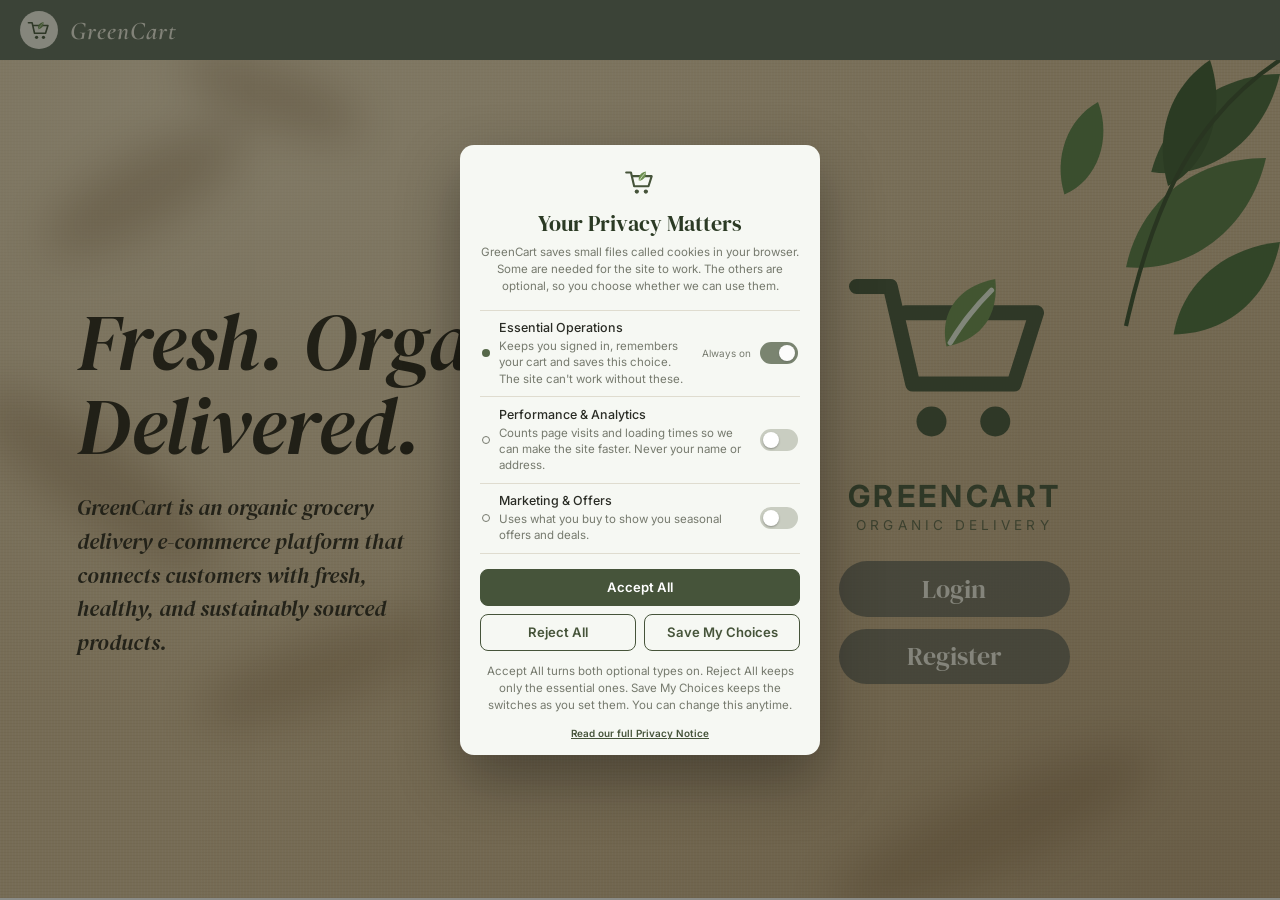
<file: greencart/greencart/index.html>
<!DOCTYPE html>
<html lang="en">
<head>
<meta charset="utf-8">
<meta name="viewport" content="width=device-width, initial-scale=1, viewport-fit=cover">
<title>GreenCart</title>
<link rel="preconnect" href="https://fonts.googleapis.com">
<link rel="preconnect" href="https://fonts.gstatic.com" crossorigin>
<link href="https://fonts.googleapis.com/css2?family=DM+Serif+Display:ital@0;1&family=Inter:wght@400;500;600;700&family=Cormorant+Garamond:ital,wght@0,500;0,600;1,500;1,600&display=swap" rel="stylesheet">
<link rel="stylesheet" href="css/base.css">
<link rel="stylesheet" href="css/landing.css">
<link rel="stylesheet" href="css/consent-help.css">
</head>
<body>
<script src="js/sprite.js"></script>

<header class="site-bar">
  <a href="index.html"><span class="logo-chip"><svg width="26" height="26"><use href="#gc-mark"/></svg></span><span class="brand-text">GreenCart</span></a>
</header>

<main class="linen hero">
  <svg class="shade" viewBox="0 0 800 600" preserveAspectRatio="xMidYMid slice" aria-hidden="true">
    <defs><filter id="blur1"><feGaussianBlur stdDeviation="14"/></filter></defs>
    <g filter="url(#blur1)" fill="#6a4a25" opacity=".55">
      <ellipse cx="90" cy="120" rx="70" ry="24" transform="rotate(-30 90 120)"/>
      <ellipse cx="170" cy="60" rx="60" ry="20" transform="rotate(20 170 60)"/>
      <ellipse cx="60" cy="300" rx="90" ry="26" transform="rotate(35 60 300)"/>
      <ellipse cx="200" cy="420" rx="80" ry="22" transform="rotate(-20 200 420)"/>
      <ellipse cx="620" cy="520" rx="110" ry="26" transform="rotate(-25 620 520)"/>
    </g>
  </svg>
  <svg class="leaves" viewBox="0 0 300 220" aria-hidden="true">
    <g fill="#48663a">
      <path d="M300 10c-40 0-80 25-92 70 40 6 80-20 92-70z"/>
      <path d="M290 70c-50 0-90 30-100 78 45 4 88-26 100-78z" fill="#587a45"/>
      <path d="M250 0c-30 20-40 55-30 90 30-15 42-55 30-90z" fill="#3e5a32"/>
      <path d="M300 130c-40 4-70 30-76 66 36 0 68-24 76-66z" fill="#4d6e3d"/>
      <path d="M170 30c-22 12-32 40-24 66 24-10 34-40 24-66z" fill="#5c8048"/>
    </g>
    <path d="M300 0C240 40 210 100 190 190" stroke="#3a4f2e" stroke-width="3" fill="none"/>
  </svg>

  <div class="hero-copy" style="position:relative;z-index:1">
    <h1>Fresh. Organic.<br>Delivered.</h1>
    <p>GreenCart is an organic grocery delivery e-commerce platform that connects customers with fresh, healthy, and sustainably sourced products.</p>
  </div>

  <div class="hero-side">
    <div class="big-logo">
      <svg width="120" height="120" role="img" aria-label="GreenCart logo"><use href="#gc-mark"/></svg>
      <span class="word">GREENCART</span>
      <span class="tag">ORGANIC DELIVERY</span>
    </div>
    <div class="pill-stack">
      <a class="pill" href="login.html">Login</a>
      <a class="pill" id="register-btn" href="register.html">Register</a>
    </div>
    <p class="note" id="reg-note" role="status" aria-live="polite"></p>
  </div>

  <!-- Privacy popup: shown until the visitor makes a choice
       (updated: plain-language explanations, Marketing row shown, clearer save button) -->
  <div class="overlay" id="consent-overlay" role="dialog" aria-modal="true" aria-labelledby="consent-title" aria-describedby="consent-desc" hidden>
    <div class="consent">
      <svg width="34" height="34" aria-hidden="true"><use href="#gc-mark"/></svg>
      <h2 id="consent-title">Your Privacy Matters</h2>
      <p class="lede" id="consent-desc">GreenCart saves small files called cookies in your browser. Some are needed for the site to work. The others are optional, so you choose whether we can use them.</p>
      <div class="rows">
        <div class="crow"><span class="dot"></span>
          <span class="grow">Essential Operations
            <span class="crow-desc" id="desc-essential">Keeps you signed in, remembers your cart and saves this choice. The site can't work without these.</span>
          </span>
          <small>Always on</small>
          <!-- Locked switch: shows it's on, but it can't be turned off (the site needs it) -->
          <button class="switch" role="switch" aria-checked="true" aria-label="Essential operations, always on" aria-describedby="desc-essential" title="Always on: the site can't work without these" disabled></button>
        </div>
        <div class="crow"><span class="dot off" id="modal-dot"></span>
          <span class="grow">Performance &amp; Analytics
            <span class="crow-desc" id="desc-analytics">Counts page visits and loading times so we can make the site faster. Never your name or address.</span>
          </span>
          <button class="switch" role="switch" aria-checked="false" aria-label="Performance and analytics cookies" aria-describedby="desc-analytics" id="modal-analytics"></button>
        </div>
        <div class="crow"><span class="dot off" id="modal-dot-marketing"></span>
          <span class="grow">Marketing &amp; Offers
            <span class="crow-desc" id="desc-marketing">Uses what you buy to show you seasonal offers and deals.</span>
          </span>
          <button class="switch" role="switch" aria-checked="false" aria-label="Marketing and offers cookies" aria-describedby="desc-marketing" id="modal-marketing"></button>
        </div>
      </div>
      <button class="btn primary block" id="modal-accept">Accept All</button>
      <div class="btn-row">
        <button class="btn" id="modal-reject">Reject All</button>
        <button class="btn" id="modal-manage">Save My Choices</button>
      </div>
      <p class="consent-note">Accept All turns both optional types on. Reject All keeps only the essential ones. Save My Choices keeps the switches as you set them. You can change this anytime.</p>
      <span class="foot"><a href="privacy.html">Read our full Privacy Notice</a></span>
    </div>
  </div>

  <!-- Registration consent: opens when someone clicks Register -->
  <div class="overlay" id="register-overlay" role="dialog" aria-modal="true" aria-labelledby="reg-title" hidden>
    <div class="consent">
      <svg width="34" height="34" aria-hidden="true"><use href="#gc-mark"/></svg>
      <h2 id="reg-title">Before you register</h2>
      <p class="lede">To create your account, GreenCart needs to collect and use some of your personal information.</p>
      <ul class="reg-list">
        <li>Your name, email, contact number and delivery address</li>
        <li>Your order history, used to deliver and support your orders</li>
        <li>You can review or change your cookie choices at any time in the Privacy Notice</li>
      </ul>
      <label class="agree">
        <input type="checkbox" id="reg-agree">
        <span>I have read the <a href="privacy.html">Privacy Notice</a> and agree to how my information is collected and used.</span>
      </label>
      <button class="btn primary block" id="reg-continue" disabled>Agree &amp; Continue</button>
      <div class="btn-row" style="grid-template-columns:1fr">
        <button class="btn" id="reg-decline">Decline</button>
      </div>
    </div>
  </div>
</main>

<script src="js/consent.js"></script>
<script src="js/landing.js"></script>
</body>
</html>
</file>
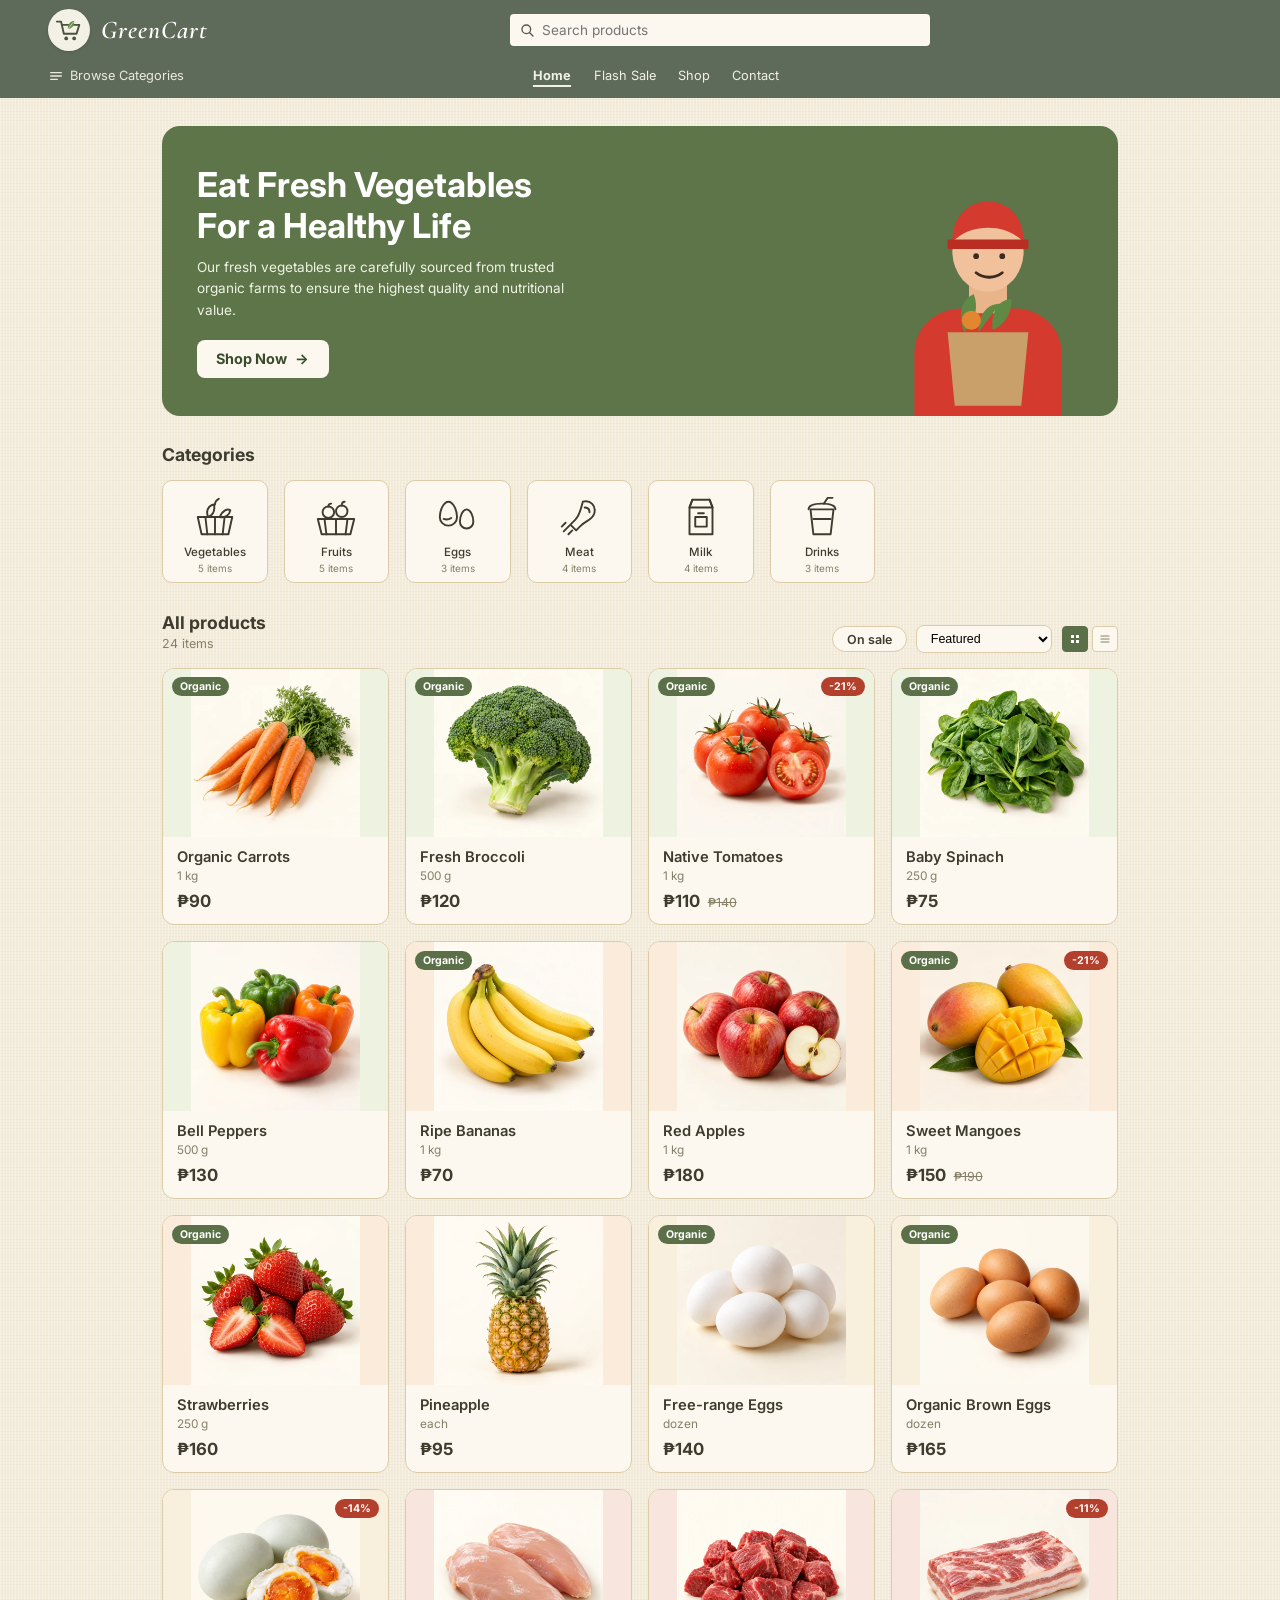
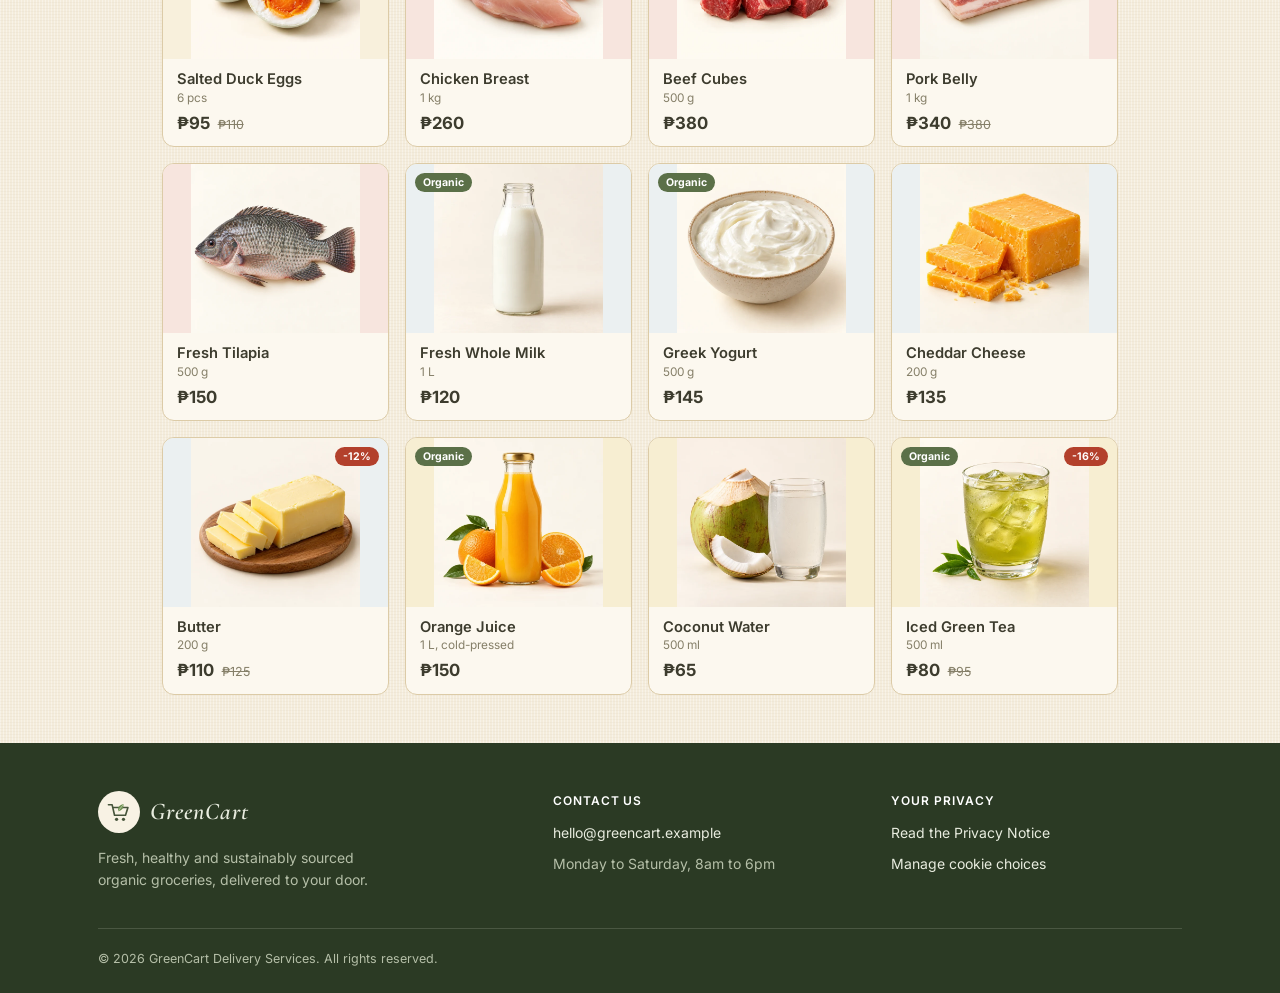
<file: greencart/greencart/home.html>
<!DOCTYPE html>
<html lang="en">
<head>
<meta charset="utf-8">
<meta name="viewport" content="width=device-width, initial-scale=1, viewport-fit=cover">
<title>GreenCart – Home</title>
<link rel="preconnect" href="https://fonts.googleapis.com">
<link rel="preconnect" href="https://fonts.gstatic.com" crossorigin>
<link href="https://fonts.googleapis.com/css2?family=DM+Serif+Display:ital@0;1&family=Inter:wght@400;500;600;700&family=Cormorant+Garamond:ital,wght@0,500;0,600;1,500;1,600&display=swap" rel="stylesheet">
<link rel="stylesheet" href="css/base.css">
<link rel="stylesheet" href="css/home.css">
<link rel="stylesheet" href="css/account.css">
<link rel="stylesheet" href="css/footer.css">
</head>
<body>
<script src="js/sprite.js"></script>

<!-- Top bar: logo, search, account -->
<header class="home-top">
  <div class="row">
    <a href="home.html" class="brand-link" aria-label="GreenCart home">
      <span class="logo-chip"><svg width="30" height="30" aria-hidden="true"><use href="#gc-mark"/></svg></span>
      <span class="brand-text">GreenCart</span>
    </a>
    <div class="search">
      <svg width="16" height="16" aria-hidden="true"><use href="#i-search"/></svg>
      <input type="search" id="search" placeholder="Search products" aria-label="Search products" autocomplete="off">
    </div>
    <div class="icons">
      <a href="profile.html" class="gc-account-chip" data-account-link data-account-avatar aria-label="My account" hidden></a>
      <button id="signout" type="button" hidden aria-hidden="true" tabindex="-1"></button>
    </div>
  </div>
  <nav class="subnav" aria-label="Main">
    <a class="browse" href="#categories"><svg width="16" height="16" aria-hidden="true"><use href="#i-dots"/></svg>Browse Categories</a>
    <div class="links">
      <a href="#top" data-nav="home">Home</a>
      <a href="#products" data-nav="sale">Flash Sale</a>
      <a href="#products" data-nav="shop">Shop</a>
      <a href="#contact">Contact</a>
    </div>
  </nav>
</header>

<main class="home-main" id="top">

  <!-- Banner -->
  <section class="banner" aria-label="Promotion">
    <div>
      <h2>Eat Fresh Vegetables For a Healthy Life</h2>
      <p>Our fresh vegetables are carefully sourced from trusted organic farms to ensure the highest quality and nutritional value.</p>
      <button class="shop" id="shop-now">Shop Now <span aria-hidden="true">&rarr;</span></button>
    </div>
    <svg class="person" viewBox="0 0 160 220" role="img" aria-label="Delivery person holding a bag of vegetables">
      <path d="M18 220v-52c0-22 18-38 40-38h44c22 0 40 16 40 38v52z" fill="#d43a2d"/>
      <rect x="64" y="104" width="32" height="30" rx="6" fill="#e9b48a"/>
      <ellipse cx="80" cy="82" rx="30" ry="34" fill="#f0c19a"/>
      <path d="M50 74c0-22 14-34 30-34s30 12 30 34c-8-8-18-12-30-12S58 66 50 74z" fill="#d43a2d"/>
      <path d="M46 72h68v8H46z" fill="#b92d22"/>
      <circle cx="70" cy="86" r="2.4" fill="#3b2a20"/><circle cx="92" cy="86" r="2.4" fill="#3b2a20"/>
      <path d="M70 100c6 5 16 5 22 0" stroke="#3b2a20" stroke-width="2.4" fill="none" stroke-linecap="round"/>
      <path d="M46 150h68l-6 62H52z" fill="#c9a06a"/>
      <path d="M60 150c-6-16-2-28 8-32 4 10 2 22-8 32zM84 148c-2-16 6-26 16-26 0 12-6 22-16 26zM72 150c0-16 8-24 18-24" fill="#5f8a45"/>
      <circle cx="66" cy="140" r="8" fill="#e2872f"/>
    </svg>
  </section>

  <!-- Category tiles (built by js/home.js from js/products.js) -->
  <section id="categories" aria-labelledby="cat-title">
    <div class="section-head">
      <h3 id="cat-title">Categories</h3>
    </div>
    <div class="cats" id="cats"></div>
  </section>

  <!-- Products -->
  <section id="products" aria-labelledby="results-title">
    <div class="section-head">
      <div>
        <h3 id="results-title">All products</h3>
        <p class="count" id="results-count" aria-live="polite"></p>
      </div>
      <div class="controls">
        <button class="chip" id="sale-chip" aria-pressed="false">On sale</button>
        <label class="sort">
          <span class="sr-only">Sort products</span>
          <select id="sort">
            <option value="featured">Featured</option>
            <option value="price-asc">Price: low to high</option>
            <option value="price-desc">Price: high to low</option>
            <option value="name">Name: A to Z</option>
          </select>
        </label>
        <div class="view-toggle" role="group" aria-label="Layout">
          <button id="v-grid" aria-pressed="true" aria-label="Grid view"><svg width="12" height="12"><use href="#i-grid"/></svg></button>
          <button id="v-list" aria-pressed="false" aria-label="List view"><svg width="12" height="12"><use href="#i-list"/></svg></button>
        </div>
      </div>
    </div>

    <div class="products" id="products-grid"></div>

    <div class="empty" id="empty" hidden>
      <p><strong>No products match your filters.</strong></p>
      <button class="btn" id="clear-empty">Clear filters</button>
    </div>
  </section>
</main>

<!-- ===================== Footer (same on every page; styles in css/footer.css) ===================== -->
<footer class="gc-footer" id="contact">
  <div class="gc-footer-inner">
    <div class="gc-footer-cols">
      <div class="gc-footer-about">
        <a class="gc-footer-brand" href="home.html" aria-label="GreenCart home">
          <span class="gc-footer-chip"><svg width="26" height="26" aria-hidden="true"><use href="#gc-mark"/></svg></span>
          <span class="gc-footer-name">GreenCart</span>
        </a>
        <p>Fresh, healthy and sustainably sourced organic groceries, delivered to your door.</p>
      </div>
      <div>
        <h2 class="gc-footer-title">Contact us</h2>
        <ul>
          <li><a href="mailto:hello@greencart.example">hello@greencart.example</a></li>
          <li>Monday to Saturday, 8am to 6pm</li>
        </ul>
      </div>
      <div>
        <h2 class="gc-footer-title">Your privacy</h2>
        <ul>
          <li><a href="privacy.html">Read the Privacy Notice</a></li>
          <li><a href="profile.html#privacy">Manage cookie choices</a></li>
        </ul>
      </div>
    </div>
    <div class="gc-footer-bottom">
      <small>&copy; 2026 GreenCart Delivery Services. All rights reserved.</small>
    </div>
  </div>
</footer>

<script src="js/account.js"></script>
<script src="js/products.js"></script>
<script src="js/home.js"></script>
</body>
</html>
</file>
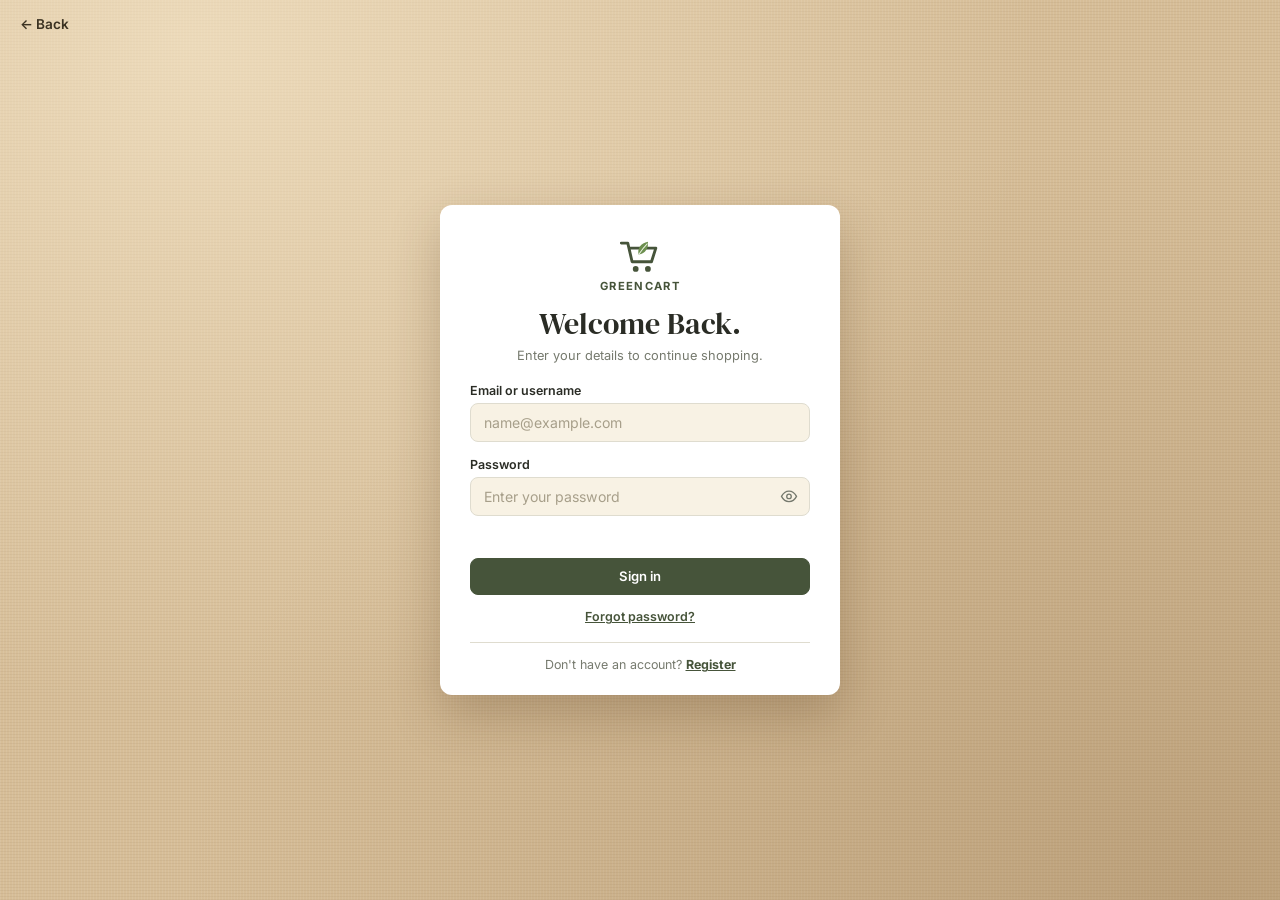
<file: greencart/greencart/login.html>
<!DOCTYPE html>
<html lang="en">
<head>
<meta charset="utf-8">
<meta name="viewport" content="width=device-width, initial-scale=1, viewport-fit=cover">
<title>GreenCart – Login</title>
<link rel="preconnect" href="https://fonts.googleapis.com">
<link rel="preconnect" href="https://fonts.gstatic.com" crossorigin>
<link href="https://fonts.googleapis.com/css2?family=DM+Serif+Display:ital@0;1&family=Inter:wght@400;500;600;700&family=Cormorant+Garamond:ital,wght@0,500;0,600;1,500;1,600&display=swap" rel="stylesheet">
<link rel="stylesheet" href="css/base.css">
<link rel="stylesheet" href="css/auth.css">
<link rel="stylesheet" href="css/login.css">
</head>
<body>
<script src="js/sprite.js"></script>

<main class="linen auth-wrap">
  <a class="back-link" href="index.html">&larr; Back</a>
  <div class="auth-card">
    <div class="mark"><svg width="46" height="46" aria-hidden="true"><use href="#gc-mark"/></svg><span class="word">GREENCART</span></div>
    <h1>Welcome Back.</h1>
    <p class="sub">Enter your details to continue shopping.</p>

    <form id="login-form" novalidate>
      <div class="field">
        <label for="l-user">Email or username</label>
        <div class="input-wrap"><input id="l-user" name="user" type="text" autocomplete="username" placeholder="name@example.com" maxlength="254" autocapitalize="none" spellcheck="false"></div>
      </div>
      <div class="field">
        <label for="l-pass">Password</label>
        <div class="input-wrap">
          <input id="l-pass" class="has-eye" name="pass" type="password" autocomplete="current-password" placeholder="Enter your password" maxlength="128" aria-describedby="l-caps">
          <button type="button" class="eye" aria-label="Show password" data-eye="l-pass"><svg width="18" height="18"><use href="#i-eye"/></svg></button>
        </div>
        <p class="caps-hint" id="l-caps" aria-live="polite" hidden>Caps Lock is on.</p>
      </div>
      <p class="form-msg" id="l-msg" role="alert"></p>
      <button class="btn primary block" type="submit">Sign in</button>
    </form>

    <a class="center-link" href="#" id="forgot">Forgot password?</a>
    <div class="swap">Don't have an account? <a href="register.html">Register</a></div>
  </div>
</main>

<script src="js/password-toggle.js"></script>
<script src="js/account.js"></script>
<script src="js/login.js"></script>
</body>
</html>
</file>
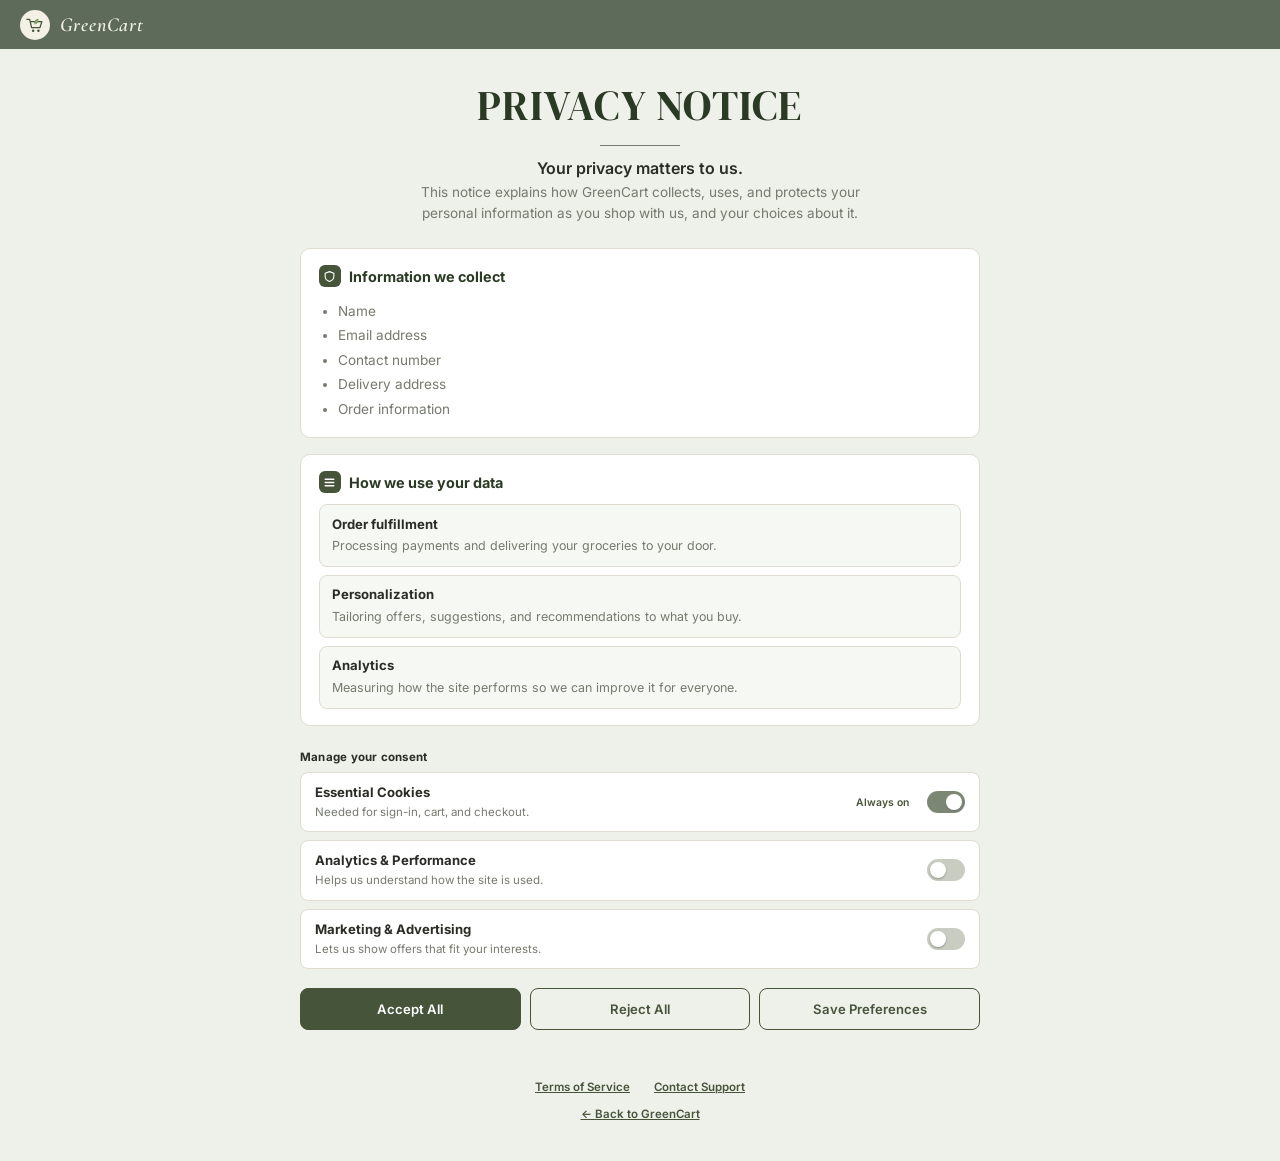
<file: greencart/greencart/privacy.html>
<!DOCTYPE html>
<html lang="en">
<head>
<meta charset="utf-8">
<meta name="viewport" content="width=device-width, initial-scale=1, viewport-fit=cover">
<title>GreenCart – Privacy Notice</title>
<link rel="preconnect" href="https://fonts.googleapis.com">
<link rel="preconnect" href="https://fonts.gstatic.com" crossorigin>
<link href="https://fonts.googleapis.com/css2?family=DM+Serif+Display:ital@0;1&family=Inter:wght@400;500;600;700&family=Cormorant+Garamond:ital,wght@0,500;0,600;1,500;1,600&display=swap" rel="stylesheet">
<link rel="stylesheet" href="css/base.css">
<link rel="stylesheet" href="css/privacy.css">
</head>
<body>
<script src="js/sprite.js"></script>

<div class="priv">
  <header class="priv-top">
    <div class="row">
      <a href="index.html" data-home-link><span class="logo-chip"><svg width="20" height="20"><use href="#gc-mark"/></svg></span><span class="brand-text">GreenCart</span></a>
    </div>
  </header>

  <main class="priv-body">
    <h1>PRIVACY NOTICE</h1>
    <hr class="rule">
    <p class="lead">Your privacy matters to us.</p>
    <p class="sublead">This notice explains how GreenCart collects, uses, and protects your personal information as you shop with us, and your choices about it.</p>

    <div class="block-card">
      <h2><span class="ico"><svg width="13" height="13"><use href="#i-shield"/></svg></span>Information we collect</h2>
      <ul>
        <li>Name</li>
        <li>Email address</li>
        <li>Contact number</li>
        <li>Delivery address</li>
        <li>Order information</li>
      </ul>
    </div>

    <div class="block-card">
      <h2><span class="ico"><svg width="13" height="13"><use href="#i-list"/></svg></span>How we use your data</h2>
      <div class="use-item"><b>Order fulfillment</b><span>Processing payments and delivering your groceries to your door.</span></div>
      <div class="use-item"><b>Personalization</b><span>Tailoring offers, suggestions, and recommendations to what you buy.</span></div>
      <div class="use-item"><b>Analytics</b><span>Measuring how the site performs so we can improve it for everyone.</span></div>
    </div>

    <p class="manage-label">Manage your consent</p>
    <div class="consent-item">
      <div class="grow"><b>Essential Cookies</b><span>Needed for sign-in, cart, and checkout.</span></div>
      <span class="badge">Always on</span>
      <button class="switch" role="switch" aria-checked="true" aria-label="Essential cookies" disabled></button>
    </div>
    <div class="consent-item">
      <div class="grow"><b>Analytics &amp; Performance</b><span>Helps us understand how the site is used.</span></div>
      <button class="switch" role="switch" aria-checked="false" aria-label="Analytics and performance cookies" id="p-analytics"></button>
    </div>
    <div class="consent-item">
      <div class="grow"><b>Marketing &amp; Advertising</b><span>Lets us show offers that fit your interests.</span></div>
      <button class="switch" role="switch" aria-checked="false" aria-label="Marketing and advertising cookies" id="p-marketing"></button>
    </div>

    <div class="priv-actions">
      <button class="btn primary" id="p-accept">Accept All</button>
      <button class="btn" id="p-reject">Reject All</button>
      <button class="btn" id="p-save">Save Preferences</button>
    </div>
    <div class="status" id="p-status" role="status" aria-live="polite"></div>

    <div class="priv-foot"><a href="privacy.html">Terms of Service</a><a href="privacy.html">Contact Support</a></div>
    <!-- data-back-link: js/back-link.js points this at the page you came from (home/profile when signed in) -->
    <div class="priv-foot" style="margin-top:.8rem"><a href="index.html" data-back-link>&larr; Back to GreenCart</a></div>
  </main>
</div>

<script src="js/consent.js"></script>
<script src="js/privacy.js"></script>
<script src="js/account.js"></script>
<script src="js/back-link.js"></script>
</body>
</html>
</file>
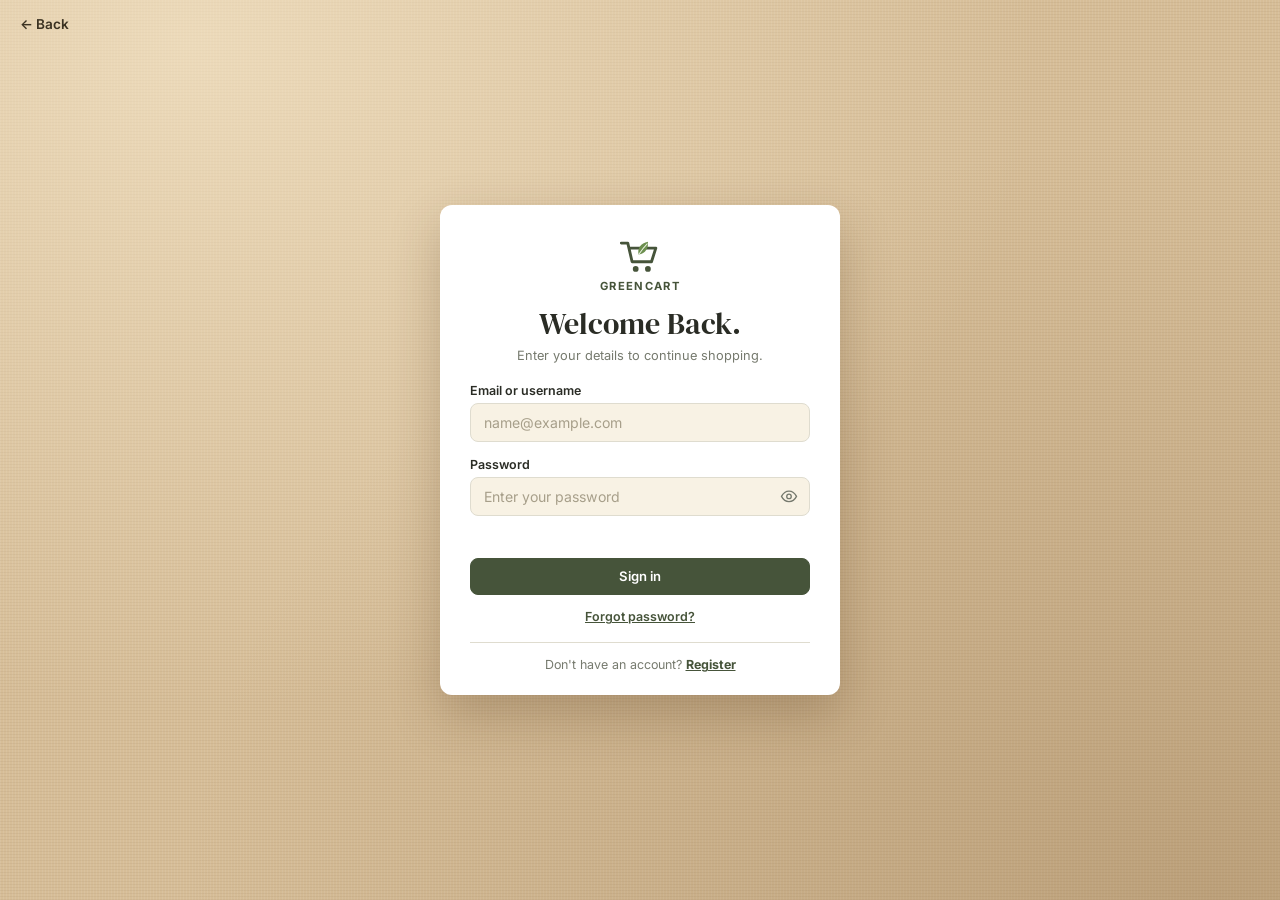
<file: greencart/greencart/profile.html>
<!DOCTYPE html>
<html lang="en">
<head>
  <meta charset="UTF-8">
  <meta name="viewport" content="width=device-width, initial-scale=1.0">
  <title>My Account · GreenCart</title>
  <link rel="preconnect" href="https://fonts.googleapis.com">
  <link rel="preconnect" href="https://fonts.gstatic.com" crossorigin>
  <link href="https://fonts.googleapis.com/css2?family=DM+Serif+Display:ital@0;1&family=Inter:wght@400;500;600;700&family=Cormorant+Garamond:ital,wght@0,500;0,600;1,500;1,600&display=swap" rel="stylesheet">
  <link rel="stylesheet" href="css/profile.css">
  <link rel="stylesheet" href="css/footer.css">
</head>
<body>
<script src="js/sprite.js"></script>

  <!-- ===================== Top bar ===================== -->
  <header class="topbar">
    <a class="brand-link" href="home.html" aria-label="GreenCart home">
      <span class="logo-chip"><svg width="30" height="30" aria-hidden="true"><use href="#gc-mark"/></svg></span>
      <span class="brand-text">GreenCart</span>
    </a>

      <div class="account-menu">
        <button class="avatar-btn" type="button" id="avatarBtn" aria-haspopup="true" aria-expanded="false" aria-controls="accountMenu" aria-label="Account menu">
          <span class="avatar avatar-sm" data-avatar></span>
        </button>
        <div class="menu" id="accountMenu" hidden>
          <a href="#personal">My profile</a>
          <a href="#privacy">Privacy settings</a>
          <button type="button" data-action="logout">Log out</button>
        </div>
      </div>
    </div>
  </header>

  <div class="page">

    <a class="back-link" href="home.html">
      <svg viewBox="0 0 24 24" fill="none" stroke="currentColor" stroke-width="2" stroke-linecap="round" stroke-linejoin="round" aria-hidden="true"><path d="M19 12H5"/><path d="M12 19l-7-7 7-7"/></svg>
      Back to shop
    </a>

    <!-- ===================== Sidebar ===================== -->
    <aside class="sidebar">
      <p class="sidebar-label">User Account</p>
      <nav class="nav" aria-label="Account sections">
        <a class="nav-link active" href="#personal" aria-current="true">
          <svg viewBox="0 0 24 24" fill="none" stroke="currentColor" stroke-width="2" stroke-linecap="round" stroke-linejoin="round" aria-hidden="true"><circle cx="12" cy="8" r="4"/><path d="M4 21c0-4 3.6-6 8-6s8 2 8 6"/></svg>
          Personal Information
        </a>
        <a class="nav-link" href="#privacy">
          <svg viewBox="0 0 24 24" fill="none" stroke="currentColor" stroke-width="2" stroke-linecap="round" stroke-linejoin="round" aria-hidden="true"><path d="M12 3l8 3v6c0 5-3.5 8-8 9-4.5-1-8-4-8-9V6z"/></svg>
          Privacy Settings
        </a>
        <a class="nav-link" href="#orders">
          <svg viewBox="0 0 24 24" fill="none" stroke="currentColor" stroke-width="2" stroke-linecap="round" stroke-linejoin="round" aria-hidden="true"><path d="M3 12a9 9 0 1 0 3-6.7L3 8"/><path d="M3 3v5h5"/><path d="M12 7v5l3 2"/></svg>
          Order History
        </a>
        <a class="nav-link" href="#security">
          <svg viewBox="0 0 24 24" fill="none" stroke="currentColor" stroke-width="2" stroke-linecap="round" stroke-linejoin="round" aria-hidden="true"><rect x="5" y="11" width="14" height="10" rx="2"/><path d="M8 11V7a4 4 0 0 1 8 0v4"/></svg>
          Security
        </a>
      </nav>
    </aside>

    <main class="content">

      <!-- ===================== Personal information ===================== -->
      <section class="card" id="personal" aria-labelledby="personal-title">
        <div class="card-head">
          <div>
            <h1 id="personal-title">Personal Information</h1>
            <p class="muted">Update your personal details and how we can reach you.</p>
          </div>
          <button class="btn btn-primary" type="submit" form="profileForm">Save Changes</button>
        </div>

        <div class="photo-row">
          <span class="avatar avatar-lg" data-avatar role="img" aria-label="Your profile photo"></span>
          <div class="identity">
            <p class="identity-name" id="identityName"></p>
            <p class="identity-sub" id="identitySub"></p>
          </div>
          <div class="photo-actions">
            <button class="btn btn-outline btn-sm" type="button" id="changePhoto">Change Photo</button>
            <input type="file" id="photoInput" accept="image/png, image/jpeg, image/webp" hidden>
            <button class="btn-text" type="button" id="removePhoto">Remove</button>
          </div>
        </div>

        <hr class="divider">

        <form id="profileForm" novalidate>
          <div class="grid-2">
            <div class="field">
              <label for="fullName">Full Name</label>
              <input id="fullName" name="fullName" type="text" autocomplete="name" placeholder="Your full name" aria-describedby="fullName-error">
              <span class="error" id="fullName-error"></span>
            </div>
            <div class="field">
              <label for="email">Email Address</label>
              <input id="email" name="email" type="email" autocomplete="email" placeholder="name@example.com" aria-describedby="email-error">
              <span class="error" id="email-error"></span>
            </div>
            <div class="field">
              <label for="phone">Phone Number</label>
              <input id="phone" name="phone" type="tel" autocomplete="tel" placeholder="+63 912 345 6789" aria-describedby="phone-error">
              <span class="error" id="phone-error"></span>
            </div>
            <div class="field">
              <label for="address">Default Delivery Address</label>
              <input id="address" name="address" type="text" autocomplete="street-address" placeholder="House no., street, barangay, city" aria-describedby="address-error">
              <span class="error" id="address-error"></span>
            </div>
          </div>
        </form>
      </section>

      <!-- ===================== Privacy settings & consent ===================== -->
      <section class="card" id="privacy" aria-labelledby="privacy-title">
        <div class="section-title">
          <span class="title-icon" aria-hidden="true">
            <svg viewBox="0 0 24 24" fill="none" stroke="currentColor" stroke-width="2" stroke-linecap="round" stroke-linejoin="round"><path d="M11 20A7 7 0 0 1 9.8 6.1C15.5 5 17 4.48 19 2c1 2 2 4.18 2 8 0 5.5-4.78 10-10 10Z"/><path d="M2 21c0-3 1.85-5.36 5.08-6C9.5 14.52 12 13 13 12"/></svg>
          </span>
          <h2 id="privacy-title">Privacy Settings &amp; Consent Preferences</h2>
        </div>
        <p class="muted">Manage how we handle your data and your cookie preferences. Changes apply when you press Save Preferences.</p>

        <div class="consent-list">

          <div class="consent-item">
            <div class="consent-row">
              <div>
                <h3 id="essential-label">Essential Cookies</h3>
                <p id="essential-desc">Necessary for the site to function</p>
              </div>
              <div class="switch-wrap">
                <span class="switch-state">Always on</span>
                <button class="switch" type="button" role="switch" aria-checked="true" aria-labelledby="essential-label" aria-describedby="essential-desc" disabled></button>
              </div>
            </div>
            <details>
              <summary>What's collected</summary>
              <ul>
                <li>Your sign-in session, so you stay logged in</li>
                <li>Items in your cart and checkout progress</li>
                <li>The privacy choices you make on this page</li>
              </ul>
            </details>
          </div>

          <div class="consent-item">
            <div class="consent-row">
              <div>
                <h3 id="analytics-label">Analytics &amp; Performance</h3>
                <p id="analytics-desc">Help us improve our app speed and user experience</p>
              </div>
              <div class="switch-wrap">
                <span class="switch-state" data-state-for="analytics">Off</span>
                <button class="switch" type="button" role="switch" aria-checked="false" aria-labelledby="analytics-label" aria-describedby="analytics-desc" data-consent="analytics"></button>
              </div>
            </div>
            <details>
              <summary>What's collected</summary>
              <ul>
                <li>Pages you visit and buttons you click</li>
                <li>Device and browser type</li>
                <li>How long pages take to load</li>
                <li>Never your name, address, or payment details</li>
              </ul>
            </details>
          </div>

          <div class="consent-item">
            <div class="consent-row">
              <div>
                <h3 id="marketing-label">Marketing &amp; Advertising</h3>
                <p id="marketing-desc">Receive special seasonal offers and personalized updates</p>
              </div>
              <div class="switch-wrap">
                <span class="switch-state" data-state-for="marketing">Off</span>
                <button class="switch" type="button" role="switch" aria-checked="false" aria-labelledby="marketing-label" aria-describedby="marketing-desc" data-consent="marketing"></button>
              </div>
            </div>
            <details>
              <summary>What's collected</summary>
              <ul>
                <li>Your purchase history, to suggest products you may like</li>
                <li>Your email address, to send seasonal offers</li>
                <li>We never sell your data to other companies</li>
              </ul>
            </details>
          </div>

        </div>

        <p class="consent-status" id="consentStatus" aria-live="polite">
          <span class="dot" aria-hidden="true"></span>
          <span class="status-text"></span>
        </p>

        <div class="actions-2">
          <button class="btn btn-primary" type="button" id="savePrefs">Save Preferences</button>
          <button class="btn btn-outline" type="button" id="resetPrefs">Reset to Default</button>
        </div>
        <button class="link-btn" type="button" id="withdrawBtn">Withdraw All Consent</button>

        <details class="history">
          <summary>Consent history <span class="history-total" id="historyTotal"></span></summary>
          <div class="history-tools">
            <label for="historyFilter">Show</label>
            <select id="historyFilter">
              <option value="all">All changes</option>
              <option value="notice">Privacy notice</option>
              <option value="profile">Profile page</option>
              <option value="withdraw">Withdrawals</option>
            </select>
            <span class="history-count" id="historyCount" aria-live="polite"></span>
          </div>
          <ol id="historyList"></ol>
          <button class="history-more" id="historyMore" type="button" hidden>Show more</button>
        </details>
      </section>

      <!-- ===================== Order history ===================== -->
      <section class="card" id="orders" aria-labelledby="orders-title">
        <div class="section-title">
          <span class="title-icon" aria-hidden="true">
            <svg viewBox="0 0 24 24" fill="none" stroke="currentColor" stroke-width="2" stroke-linecap="round" stroke-linejoin="round"><path d="M3 12a9 9 0 1 0 3-6.7L3 8"/><path d="M3 3v5h5"/><path d="M12 7v5l3 2"/></svg>
          </span>
          <h2 id="orders-title">Order History</h2>
        </div>
        <p class="muted">Your recent GreenCart deliveries. (Sample orders for the prototype.)</p>

        <div class="table-wrap">
          <table>
            <thead>
              <tr>
                <th scope="col">Order</th>
                <th scope="col">Date</th>
                <th scope="col">Items</th>
                <th scope="col">Total</th>
                <th scope="col">Status</th>
              </tr>
            </thead>
            <tbody>
              <tr>
                <td class="strong">#GC-10482</td>
                <td>Oct 2, 2026</td>
                <td>Organic kale, heirloom tomatoes, +3 more</td>
                <td>$42.80</td>
                <td><span class="badge badge-progress">Out for delivery</span></td>
              </tr>
              <tr>
                <td class="strong">#GC-10317</td>
                <td>Sep 21, 2026</td>
                <td>Free-range eggs, sourdough loaf</td>
                <td>$18.25</td>
                <td><span class="badge badge-done">Delivered</span></td>
              </tr>
              <tr>
                <td class="strong">#GC-10109</td>
                <td>Sep 8, 2026</td>
                <td>Avocados, baby spinach, +5 more</td>
                <td>$56.40</td>
                <td><span class="badge badge-done">Delivered</span></td>
              </tr>
            </tbody>
          </table>
        </div>
      </section>

      <!-- ===================== Security ===================== -->
      <section class="card" id="security" aria-labelledby="security-title">
        <div class="section-title">
          <span class="title-icon" aria-hidden="true">
            <svg viewBox="0 0 24 24" fill="none" stroke="currentColor" stroke-width="2" stroke-linecap="round" stroke-linejoin="round"><rect x="5" y="11" width="14" height="10" rx="2"/><path d="M8 11V7a4 4 0 0 1 8 0v4"/></svg>
          </span>
          <h2 id="security-title">Security</h2>
        </div>
        <p class="muted">Change your password and manage your sign-in. <span id="pwChanged"></span></p>

        <form id="passwordForm" class="password-form" novalidate>
          <div class="grid-3">
            <div class="field">
              <label for="currentPassword">Current Password</label>
              <input id="currentPassword" name="currentPassword" type="password" autocomplete="current-password" maxlength="128" aria-describedby="currentPassword-error">
              <span class="error" id="currentPassword-error"></span>
            </div>
            <div class="field">
              <label for="newPassword">New Password</label>
              <input id="newPassword" name="newPassword" type="password" autocomplete="new-password" maxlength="128" aria-describedby="newPassword-hint newPassword-error">
              <span class="error" id="newPassword-error"></span>
            </div>
            <div class="field">
              <label for="confirmPassword">Confirm New Password</label>
              <input id="confirmPassword" name="confirmPassword" type="password" autocomplete="new-password" maxlength="128" aria-describedby="confirmPassword-error">
              <span class="error" id="confirmPassword-error"></span>
            </div>
          </div>
          <p class="hint" id="newPassword-hint">Use at least 8 characters, not a common password, and not your name, username or email. A few random words are easy to remember and hard to guess.</p>
          <button class="btn btn-primary" type="submit">Update Password</button>
        </form>

        <div class="security-row">
          <div>
            <h3>Log out</h3>
            <p id="sessionInfo">Sign out of GreenCart on this device. Your privacy choices stay saved.</p>
          </div>
          <button class="btn btn-outline" type="button" data-action="logout">Log Out</button>
        </div>
      </section>

    </main>
  </div>

  <!-- ===================== Footer (same on every page; styles in css/footer.css) ===================== -->
  <footer class="gc-footer" id="contact">
    <div class="gc-footer-inner">
      <div class="gc-footer-cols">
        <div class="gc-footer-about">
          <a class="gc-footer-brand" href="home.html" aria-label="GreenCart home">
            <span class="gc-footer-chip"><svg width="26" height="26" aria-hidden="true"><use href="#gc-mark"/></svg></span>
            <span class="gc-footer-name">GreenCart</span>
          </a>
          <p>Fresh, healthy and sustainably sourced organic groceries, delivered to your door.</p>
        </div>
        <div>
          <h2 class="gc-footer-title">Contact us</h2>
          <ul>
            <li><a href="mailto:hello@greencart.example">hello@greencart.example</a></li>
            <li>Monday to Saturday, 8am to 6pm</li>
          </ul>
        </div>
        <div>
          <h2 class="gc-footer-title">Your privacy</h2>
          <ul>
            <li><a href="privacy.html">Read the Privacy Notice</a></li>
            <li><a href="profile.html#privacy">Manage cookie choices</a></li>
          </ul>
        </div>
      </div>
      <div class="gc-footer-bottom">
        <small>&copy; 2026 GreenCart Delivery Services. All rights reserved.</small>
      </div>
    </div>
  </footer>

  <!-- ===================== Withdraw consent dialog ===================== -->
  <div class="modal-backdrop" id="withdrawModal" hidden>
    <div class="modal" role="dialog" aria-modal="true" aria-labelledby="withdrawTitle" aria-describedby="withdrawDesc">
      <h2 id="withdrawTitle">Withdraw all consent?</h2>
      <p id="withdrawDesc">Here's what will happen:</p>
      <ul>
        <li>Analytics and marketing turn off right away.</li>
        <li>We stop using your purchase history for personalized offers.</li>
        <li>Essential cookies stay on, because sign-in, your cart, and checkout need them.</li>
        <li>You can turn options back on here at any time.</li>
      </ul>
      <div class="modal-actions">
        <button class="btn btn-outline" type="button" data-close>Keep My Settings</button>
        <button class="btn btn-primary" type="button" id="confirmWithdraw">Withdraw Consent</button>
      </div>
    </div>
  </div>

  <div class="toast" id="toast" role="status" aria-live="polite"></div>

  <script src="js/consent.js"></script>
  <script src="js/account.js"></script>
  <script src="js/password-policy.js"></script>
  <script src="js/profile.js"></script>
  <script src="js/privacy-additions.js"></script>
  <script src="js/whats-new.js"></script>
</body>
</html>
</file>
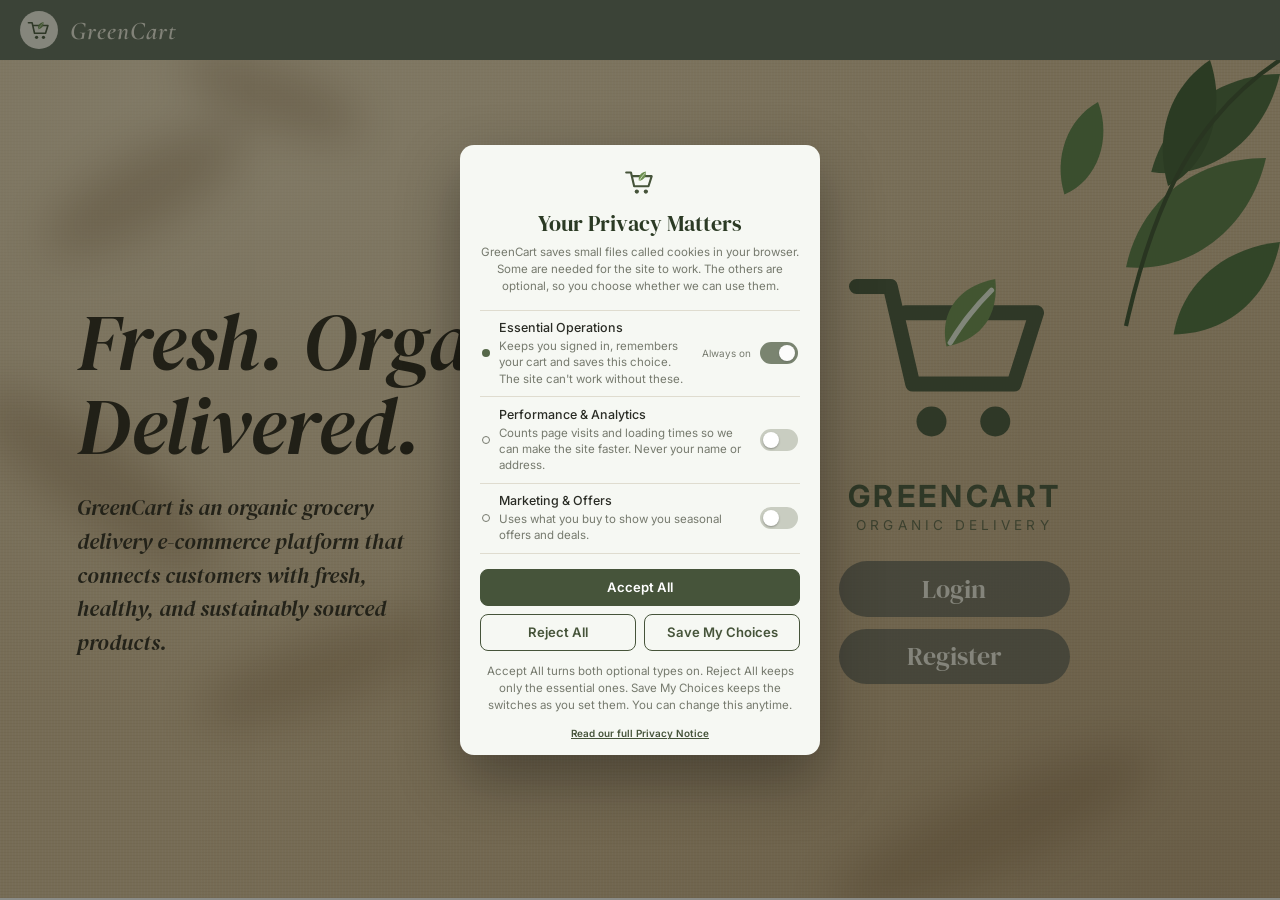
<file: greencart/greencart/register.html>
<!DOCTYPE html>
<html lang="en">
<head>
<meta charset="utf-8">
<meta name="viewport" content="width=device-width, initial-scale=1, viewport-fit=cover">
<title>GreenCart – Register</title>
<link rel="preconnect" href="https://fonts.googleapis.com">
<link rel="preconnect" href="https://fonts.gstatic.com" crossorigin>
<link href="https://fonts.googleapis.com/css2?family=DM+Serif+Display:ital@0;1&family=Inter:wght@400;500;600;700&family=Cormorant+Garamond:ital,wght@0,500;0,600;1,500;1,600&display=swap" rel="stylesheet">
<link rel="stylesheet" href="css/base.css">
<link rel="stylesheet" href="css/auth.css">
<link rel="stylesheet" href="css/register.css">
</head>
<body>
<script src="js/sprite.js"></script>

<main class="linen auth-wrap">
  <a class="back-link" href="index.html">&larr; Back</a>
  <div class="auth-card">
    <div class="mark"><svg width="46" height="46" aria-hidden="true"><use href="#gc-mark"/></svg><span class="word">GREENCART</span></div>
    <h1>Create Your Account.</h1>
    <p class="sub">Set up your account and start ordering.</p>

    <form id="register-form" novalidate>
      <div class="field"><label for="r-name">Full name</label><div class="input-wrap"><input id="r-name" type="text" autocomplete="name" placeholder="Maria Santos" maxlength="60" required></div></div>
      <div class="field"><label for="r-user">Username</label><div class="input-wrap"><input id="r-user" type="text" autocomplete="username" placeholder="mariasantos" maxlength="20" autocapitalize="none" spellcheck="false" aria-describedby="r-user-hint" required></div>
        <p class="field-hint" id="r-user-hint">3–20 characters. Start with a letter; use letters, numbers, . or _</p>
      </div>
      <div class="field"><label for="r-email">Email</label><div class="input-wrap"><input id="r-email" type="email" autocomplete="email" placeholder="name@example.com" maxlength="254" autocapitalize="none" spellcheck="false" inputmode="email" required></div></div>
      <div class="field"><label for="r-pass">Password</label>
        <div class="input-wrap">
          <input id="r-pass" class="has-eye" type="password" autocomplete="new-password" placeholder="At least 8 characters" maxlength="128" aria-describedby="r-pass-rules" required>
          <button type="button" class="eye" aria-label="Show password" data-eye="r-pass"><svg width="18" height="18"><use href="#i-eye"/></svg></button>
        </div>
        <!-- Added: live password guidance -->
        <div class="pw-meter" id="r-pass-meter" hidden>
          <div class="pw-bar"><span></span></div>
          <span class="pw-label" aria-live="polite"></span>
        </div>
        <ul class="pw-rules" id="r-pass-rules">
          <li data-rule="length">At least 8 characters</li>
          <li data-rule="common">Not a common or easy-to-guess password</li>
          <li data-rule="personal">Doesn't include your name, username or email</li>
        </ul>
      </div>
      <div class="field"><label for="r-pass2">Confirm password</label>
        <div class="input-wrap">
          <input id="r-pass2" class="has-eye" type="password" autocomplete="new-password" placeholder="Re-enter your password" maxlength="128" aria-describedby="r-pass2-rules" required>
          <button type="button" class="eye" aria-label="Show password" data-eye="r-pass2"><svg width="18" height="18"><use href="#i-eye"/></svg></button>
        </div>
        <ul class="pw-rules" id="r-pass2-rules">
          <li data-rule="match">Both passwords match</li>
        </ul>
      </div>
      <p class="form-msg" id="r-msg" role="alert"></p>
      <button class="btn primary block" type="submit">Create account</button>
    </form>

    <div class="swap">Already have an account? <a href="login.html">Login</a></div>
  </div>
</main>

<script src="js/consent.js"></script>
<script src="js/password-toggle.js"></script>
<script src="js/account.js"></script>
<script src="js/password-policy.js"></script>
<script src="js/register.js"></script>
</body>
</html>
</file>
<file: greencart/greencart/css/base.css>
/* Shared by every page: tokens, reset, buttons, toggle switch, linen background */
:root {
  --green-900: #2b3a24;
  --green-700: #46543a;
  --green-600: #566849;
  --sage: #5f6b5a;
  --linen: #d6bd97;
  --paper: #ffffff;
  --page: #ffffff;
  --priv-bg: #eef0ea;
  --ink: #2a2c25;
  --muted: #767a6e;
  --field: #f8f2e4;
  --line: #dfdccf;
  --panel: #f6f8f3;
  --accent-ring: #8aa06f;
  --serif: "DM Serif Display", "Cormorant Garamond", Georgia, serif;
  --display: "Cormorant Garamond", "DM Serif Display", Georgia, serif;
  --sans: "Inter", system-ui, -apple-system, "Segoe UI", Roboto, sans-serif;
  box-sizing: border-box;
  padding-top: env(safe-area-inset-top, 0px);
  padding-bottom: env(safe-area-inset-bottom, 0px);
}
@media (prefers-color-scheme: dark) {
  :root:not([data-theme="light"]) {
    --paper: #22261e; --page: #161915; --priv-bg: #1a1e17; --ink: #ecebe3; --muted: #a5a999;
    --field: #2d3127; --line: #3a3f33; --panel: #20241c; --green-700: #5b6f4b; --green-600: #6b8058;
  }
}
:root[data-theme="dark"] {
  --paper: #22261e; --page: #161915; --priv-bg: #1a1e17; --ink: #ecebe3; --muted: #a5a999;
  --field: #2d3127; --line: #3a3f33; --panel: #20241c; --green-700: #5b6f4b; --green-600: #6b8058;
}

html { scroll-padding-top: env(safe-area-inset-top, 0px); }
*, *::before, *::after { box-sizing: border-box; }
html, body { margin: 0; min-height: 100%; }
body { font-family: var(--sans); color: var(--ink); background: var(--page); -webkit-font-smoothing: antialiased; }
button, input { font: inherit; color: inherit; }
button { cursor: pointer; }
a { color: inherit; }
:focus-visible { outline: 3px solid var(--accent-ring); outline-offset: 2px; border-radius: 6px; }
[hidden] { display: none !important; }

/* linen texture used on landing, login and register */
.linen {
  position: relative; overflow: hidden;
  background-color: var(--linen);
  background-image:
    radial-gradient(ellipse at 15% 5%, rgba(255,242,215,.55), transparent 55%),
    radial-gradient(ellipse at 95% 100%, rgba(120,85,45,.28), transparent 60%),
    repeating-linear-gradient(0deg, rgba(90,60,30,.06) 0 1px, transparent 1px 3px),
    repeating-linear-gradient(90deg, rgba(255,255,255,.08) 0 1px, transparent 1px 3px);
}
.brand-text { font-family: var(--display); font-style: italic; font-weight: 600; letter-spacing: .04em; }

/* buttons */
.btn {
  display: inline-flex; align-items: center; justify-content: center;
  border-radius: 8px; border: 1.5px solid var(--green-700);
  padding: .6rem 1rem; font-weight: 600; font-size: .82rem;
  background: transparent; color: var(--green-700);
  transition: background .15s, color .15s; text-decoration: none;
}
.btn:hover { background: rgba(70,84,58,.1); }
.btn.primary { background: var(--green-700); color: #fff; }
.btn.primary:hover { background: var(--green-900); }
.btn.block { width: 100%; }
.btn:disabled { opacity: .45; cursor: not-allowed; }
.btn:disabled:hover { background: var(--green-700); }

/* toggle switch (privacy popup + privacy page) */
.switch { position: relative; width: 38px; height: 22px; border-radius: 999px; border: 0; background: #c9cdc1; padding: 0; flex: none; transition: background .2s; }
.switch::after { content: ""; position: absolute; top: 3px; left: 3px; width: 16px; height: 16px; border-radius: 50%; background: #fff; transition: transform .2s; box-shadow: 0 1px 2px rgba(0,0,0,.3); }
.switch[aria-checked="true"] { background: var(--green-700); }
.switch[aria-checked="true"]::after { transform: translateX(16px); }
.switch:disabled { opacity: .7; cursor: not-allowed; }

/* Added: logo + name in page headers, side by side
   <a class="brand-link" href="home.html"><span class="logo-chip">…</span><span class="brand-text">GreenCart</span></a> */
.brand-link {
  display: inline-flex; align-items: center; gap: .7rem; flex: none;
  color: #fff; text-decoration: none; line-height: 1;
}
.brand-link .logo-chip {
  width: 46px; height: 46px; flex: none;
  display: grid; place-items: center;
  border-radius: 50%; background: #f8f2e4;   /* fixed light colour so the logo stays visible in dark mode */
  box-shadow: 0 1px 3px rgba(0,0,0,.15);
}
.brand-link .logo-chip svg { width: 30px; height: 30px; }
.brand-link .brand-text { font-size: 1.6rem; white-space: nowrap; }
.brand-link:hover .brand-text { text-decoration: underline; text-decoration-thickness: 1px; text-underline-offset: 4px; }
@media (max-width: 640px) {
  .brand-link .brand-text { display: none; }   /* small screens: just the round logo */
}

@media (prefers-reduced-motion: reduce) {
  * { animation: none !important; transition: none !important; }
}
</file>
<file: greencart/greencart/css/landing.css>
/* Landing page (index.html) and the privacy popup */
.linen > svg.shade { position: absolute; inset: 0; width: 100%; height: 100%; pointer-events: none; opacity: .5; }

.site-bar { background: var(--sage); color: #f1f1e8; display: flex; align-items: center; gap: .75rem; padding: .7rem 1.25rem; position: relative; z-index: 2; }
.site-bar a { text-decoration: none; display: flex; align-items: center; gap: .75rem; }
.site-bar .logo-chip { width: 38px; height: 38px; border-radius: 50%; background: #f3f1e6; display: grid; place-items: center; }
.site-bar .brand-text { font-size: 1.6rem; color: #eceade; }

.hero { min-height: calc(100vh - 62px); display: grid; grid-template-columns: minmax(0, 1.2fr) minmax(0, 1fr); align-items: center; padding: 3rem clamp(1.25rem, 6vw, 6rem); gap: 2rem; }
.hero h1 { font-family: var(--serif); font-style: italic; font-weight: 400; font-size: clamp(2.6rem, 6.5vw, 5rem); line-height: 1.05; margin: 0 0 1.5rem; color: #2a241a; }
.hero p { font-family: var(--serif); font-style: italic; font-size: clamp(1.05rem, 2vw, 1.4rem); line-height: 1.5; max-width: 30ch; margin: 0; color: #2f291e; }
.hero-side { display: flex; flex-direction: column; align-items: center; gap: 1.25rem; position: relative; z-index: 1; }
.leaves { position: absolute; top: 0; right: 0; width: min(46%, 420px); pointer-events: none; z-index: 0; }

.big-logo { display: flex; flex-direction: column; align-items: center; gap: .4rem; }
.big-logo svg { width: clamp(150px, 20vw, 240px); height: clamp(150px, 20vw, 240px); }
.big-logo .word { font-family: var(--sans); font-weight: 700; letter-spacing: .12em; font-size: clamp(1.3rem, 2.4vw, 1.9rem); color: var(--green-700); line-height: 1; }
.big-logo .tag { font-size: clamp(.65rem, 1.1vw, .85rem); letter-spacing: .3em; color: var(--green-700); opacity: .8; }

.pill-stack { display: flex; flex-direction: column; gap: .75rem; align-items: center; margin-top: .5rem; }
.pill { background: rgba(88,90,84,.72); color: #f0ede2; border: 0; border-radius: 999px; padding: .6rem 3rem; font-family: var(--serif); font-size: clamp(1.3rem, 2vw, 1.6rem); text-decoration: none; min-width: clamp(12rem, 18vw, 15rem); text-align: center; transition: background .2s; }
.pill:hover { background: rgba(60,64,56,.9); }

/* privacy popup */
.overlay { position: fixed; inset: 0; background: rgba(24,28,20,.5); display: grid; place-items: center; padding: 1rem; z-index: 50; }
.consent { width: min(360px, 100%); background: var(--panel); border-radius: 14px; padding: 1.25rem 1.25rem 1rem; box-shadow: 0 24px 60px rgba(0,0,0,.35); text-align: center; animation: pop .22s ease-out; }
@keyframes pop { from { transform: translateY(8px) scale(.98); opacity: 0; } to { transform: none; opacity: 1; } }
.consent h2 { font-family: var(--serif); font-weight: 400; font-size: 1.35rem; margin: .4rem 0 .35rem; color: var(--green-900); }
@media (prefers-color-scheme: dark) { :root:not([data-theme="light"]) .consent h2 { color: #d8e3cc; } }
.consent p.lede { font-family: var(--sans); font-style: normal; font-size: .72rem; line-height: 1.5; color: var(--muted); max-width: none; margin: 0 0 .9rem; text-align: center; }
.consent .rows { border-top: 1px solid var(--line); border-bottom: 1px solid var(--line); text-align: left; margin-bottom: .9rem; }
.crow { display: flex; align-items: center; gap: .6rem; padding: .6rem .1rem; font-size: .78rem; font-weight: 500; }
.crow + .crow { border-top: 1px solid var(--line); }
.crow .grow { flex: 1; }
.crow small { color: var(--muted); font-size: .62rem; font-weight: 400; }
.dot { width: 8px; height: 8px; border-radius: 50%; background: var(--green-600); flex: none; }
.dot.off { background: transparent; border: 1.5px solid var(--muted); }
.btn-row { display: grid; grid-template-columns: 1fr 1fr; gap: .5rem; margin-top: .5rem; }
.consent .foot { display: block; margin-top: .8rem; font-size: .62rem; color: var(--muted); }
.consent .foot a { color: var(--green-700); font-weight: 600; }

@media (max-width: 760px) {
  .hero { grid-template-columns: 1fr; padding-top: 2.5rem; }
  .hero-side { align-items: flex-start; }
  .leaves { width: 60%; opacity: .8; }
}

/* registration consent popup + message under the Login/Register buttons */
.consent .reg-list { text-align: left; margin: 0 0 .9rem; padding: .7rem .8rem .7rem 1.6rem; font-size: .74rem; line-height: 1.5; color: var(--muted); border-top: 1px solid var(--line); border-bottom: 1px solid var(--line); }
.consent .reg-list li + li { margin-top: .35rem; }
.agree { display: flex; gap: .6rem; align-items: flex-start; text-align: left; font-size: .74rem; line-height: 1.5; margin-bottom: .9rem; cursor: pointer; }
.agree input { width: 18px; height: 18px; margin: .1rem 0 0; flex: none; accent-color: var(--green-700); }
.agree a { color: var(--green-700); font-weight: 600; }
.note { min-height: 1.3rem; max-width: 26ch; margin: 0; font-family: var(--sans); font-size: .8rem; font-style: normal; line-height: 1.4; color: #6a2a1c; text-align: center; }
</file>
<file: greencart/greencart/css/consent-help.css>
/* Added: plain-language explanations in the privacy popup (index.html) */

/* one-line description under each cookie type */
.consent .crow-desc {
  display: block;
  margin-top: 3px;
  font-size: .72rem;
  font-weight: 400;
  line-height: 1.4;
  text-align: left;
  color: var(--muted);
}
.consent .crow .grow { text-align: left; }

/* what each button does: plain text (overrides the landing page's italic paragraph style) */
#consent-overlay .consent-note {
  width: auto;
  max-width: none;
  margin: .75rem 0 0;
  font-family: var(--sans);
  font-size: .72rem;
  font-style: normal;
  font-weight: 400;
  letter-spacing: normal;
  line-height: 1.5;
  text-align: center;
  color: var(--muted);
}

/* The explanations make the popup taller: on short phone screens it scrolls
   inside itself instead of running off the screen. */
#consent-overlay .consent {
  max-width: calc(100vw - 32px);
  max-height: calc(100vh - 32px);
  max-height: calc(100dvh - 32px);
  overflow-y: auto;
}
</file>
<file: greencart/greencart/css/home.css>
/* Home page */

/* ---------- palette: light linen + soft greens (no black) ---------- */
body {
  color-scheme: light;
  --h-bg: #f4ecdb;        /* page: pale linen */
  --h-card: #fcf8ef;      /* cards and tiles */
  --h-line: #dccba7;      /* borders */
  --h-ink: #3d3c2e;       /* text: warm soft brown-green */
  --h-muted: #857f68;
  --h-green: #5b7048;     /* active states, buttons */
  --h-green-dark: #4b5f3b;
  --h-banner: #5d7549;    /* promo banner */
  --h-foot: #ebdfc5;

  color: var(--h-ink);
  background-color: var(--h-bg);
  background-image:
    repeating-linear-gradient(0deg, rgba(120,90,50,.035) 0 1px, transparent 1px 3px),
    repeating-linear-gradient(90deg, rgba(255,255,255,.35) 0 1px, transparent 1px 3px);
}

/* ---------- top bar ---------- */
.home-top { background: var(--sage); color: #f1f1e8; }
.home-top .row { display: flex; align-items: center; gap: 1rem; padding: .55rem clamp(1rem, 4vw, 3rem); }
.home-top .logo-chip { width: 42px; height: 42px; border-radius: 50%; background: #f3f1e6; display: grid; place-items: center; flex: none; }
.search { flex: 1; max-width: 420px; margin-inline: auto; position: relative; }
.search input { width: 100%; border: 0; border-radius: 4px; padding: .5rem .75rem .5rem 2rem; font-size: .85rem; background: #fcf8ef; color: var(--h-ink); }
.search svg { position: absolute; left: .55rem; top: 50%; transform: translateY(-50%); color: #555; }
.icons { display: flex; gap: .4rem; }
.icons button { background: none; border: 0; color: #f1f1e8; padding: .4rem; border-radius: 8px; display: grid; place-items: center; }
.icons button:hover { background: rgba(255,255,255,.12); }

.subnav { display: flex; align-items: center; gap: 1.5rem; padding: .35rem clamp(1rem, 4vw, 3rem) .6rem; font-size: .8rem; flex-wrap: wrap; }
.subnav a { text-decoration: none; padding: .15rem 0; border-bottom: 2px solid transparent; }
.subnav a:hover { border-color: rgba(255,255,255,.5); }
.subnav a[aria-current="page"] { font-weight: 700; border-color: #f1f1e8; }
.subnav .browse { display: flex; align-items: center; gap: .4rem; color: #eceade; margin-right: auto; }
.subnav .links { display: flex; gap: 1.4rem; margin-right: auto; padding-right: 8rem; }

/* ---------- page + banner ---------- */
html { scroll-behavior: smooth; }
@media (prefers-reduced-motion: reduce) { html { scroll-behavior: auto; } }
.home-main { padding: 1.75rem clamp(1rem, 6vw, 4.5rem) 3rem; max-width: 1100px; margin: 0 auto; }
.home-main section { scroll-margin-top: 1rem; }
.sr-only { position: absolute; width: 1px; height: 1px; overflow: hidden; clip: rect(0 0 0 0); white-space: nowrap; }

.banner { background: var(--h-banner); color: #fff; border-radius: 18px; display: grid; grid-template-columns: 1fr auto; align-items: center; padding: 1.8rem 2.2rem 0; overflow: hidden; min-height: 210px; gap: 1rem; }
.banner h2 { font-size: clamp(1.5rem, 3.5vw, 2.15rem); font-weight: 700; line-height: 1.2; margin: 0 0 .7rem; max-width: 16ch; }
.banner p { font-size: .85rem; line-height: 1.55; max-width: 44ch; color: #eef3e4; margin: 0 0 1.2rem; }
.banner .shop { background: #fcf8ef; color: #3a4b2d; border: 0; border-radius: 8px; padding: .65rem 1.2rem; font-weight: 700; font-size: .9rem; display: inline-flex; gap: .5rem; align-items: center; margin-bottom: 1.8rem; }
.banner .shop:hover { background: #fff; }
.banner svg.person { align-self: end; display: block; width: clamp(120px, 20vw, 190px); height: auto; }

/* ---------- section headings + controls ---------- */
.section-head { display: flex; align-items: flex-end; justify-content: space-between; gap: 1rem; flex-wrap: wrap; margin: 1.8rem 0 .9rem; }
.section-head h3 { margin: 0; font-size: 1.1rem; }
.count { margin: .15rem 0 0; font-size: .78rem; color: var(--h-muted); min-height: 1.1rem; }
.controls { display: flex; align-items: center; gap: .6rem; flex-wrap: wrap; }
.chip { border: 1.5px solid var(--h-line); background: var(--h-card); border-radius: 999px; padding: .3rem .85rem; font-size: .78rem; font-weight: 600; color: var(--h-ink); transition: background .15s, border-color .15s; }
.chip:hover { border-color: var(--h-green); }
.chip[aria-pressed="true"] { background: var(--h-green); border-color: var(--h-green); color: #fff; }
.sort select { border: 1.5px solid var(--h-line); background: var(--h-card); border-radius: 8px; padding: .32rem .6rem; font-size: .78rem; }
.view-toggle { display: flex; gap: 4px; }
.view-toggle button { width: 26px; height: 26px; border: 1px solid var(--h-line); background: var(--h-card); border-radius: 4px; display: grid; place-items: center; color: var(--h-muted); padding: 0; }
.view-toggle button[aria-pressed="true"] { background: var(--h-green); color: #fff; border-color: var(--h-green); }

/* ---------- category tiles ---------- */
.cats { display: grid; grid-template-columns: repeat(auto-fill, minmax(104px, 1fr)); gap: 1rem; }
.cat { display: flex; flex-direction: column; align-items: center; gap: .15rem; background: var(--h-card); border: 1.5px solid var(--h-line); border-radius: 10px; padding: .8rem .4rem .55rem; font-size: .72rem; font-weight: 500; transition: background .15s, border-color .15s; }
.cat svg { width: 46px; height: 46px; margin-bottom: .2rem; }
.cat small { font-size: .62rem; font-weight: 400; color: var(--h-muted); }
.cat:hover { border-color: var(--h-green); }
.cat[aria-pressed="true"] { border-color: var(--h-green); background: var(--h-green); color: #fff; }
.cat[aria-pressed="true"] small { color: #e6eedb; }

/* ---------- products ---------- */
.products { display: grid; grid-template-columns: repeat(auto-fill, minmax(190px, 1fr)); gap: 1rem; }
.product { --tint: #e4eed8; background: var(--h-card); border: 1px solid var(--h-line); border-radius: 12px; overflow: hidden; display: flex; flex-direction: column; transition: border-color .15s, transform .15s; }
.product:hover { border-color: var(--h-green); }
.product[data-cat="fruits"]  { --tint: #fbe3cd; }
.product[data-cat="eggs"]    { --tint: #f5ead0; }
.product[data-cat="meat"]    { --tint: #f3d9d3; }
.product[data-cat="milk"]    { --tint: #dfeaf2; }
.product[data-cat="drinks"]  { --tint: #f4e8bf; }

.thumb { position: relative; aspect-ratio: 4 / 3; display: grid; place-items: center; background: #e4eed8; background: color-mix(in srgb, var(--tint) 60%, var(--h-card)); }
.thumb .emoji { font-size: 3.4rem; line-height: 1; }
.tag { position: absolute; top: .55rem; font-size: .66rem; font-weight: 700; padding: .18rem .5rem; border-radius: 999px; }
.tag.organic { left: .55rem; background: var(--h-green); color: #fff; }
.tag.sale { right: .55rem; background: #b3402c; color: #fff; }

.info { padding: .7rem .85rem .85rem; }
.info h4 { margin: 0; font-size: .92rem; font-weight: 600; }
.info .unit { margin: .15rem 0 .5rem; font-size: .74rem; color: var(--h-muted); }
.info .price { margin: 0; display: flex; align-items: baseline; gap: .5rem; }
.info .price strong { font-size: 1.05rem; }
.info .price s { font-size: .78rem; color: var(--h-muted); }

.products.list { grid-template-columns: 1fr; gap: .6rem; }
.products.list .product { flex-direction: row; align-items: center; }
.products.list .thumb { aspect-ratio: auto; width: 96px; align-self: stretch; flex: none; }
.products.list .thumb .emoji { font-size: 2.2rem; }
.products.list .tag { display: none; }
.products.list .info { padding: .6rem 1rem; }
.products.list .info .unit { margin-bottom: .25rem; }

.empty { text-align: center; padding: 2.5rem 1rem; color: var(--h-muted); border: 1.5px dashed var(--h-line); border-radius: 12px; }
.empty p { margin: 0 0 .9rem; }
.empty .btn { color: var(--h-green-dark); border-color: var(--h-green); }
.empty .btn:hover { background: rgba(91,112,72,.12); }

/* ---------- footer ---------- */
.home-foot { background: var(--h-foot); border-top: 1px solid var(--h-line); padding: 1.6rem clamp(1rem, 6vw, 4.5rem); }
.foot-inner { max-width: 1100px; margin: 0 auto; display: flex; gap: 3rem; flex-wrap: wrap; }
.home-foot h4 { margin: 0 0 .4rem; font-size: .85rem; }
.home-foot p { margin: 0 0 .2rem; font-size: .8rem; color: var(--h-muted); }
.home-foot a { color: var(--h-green-dark); font-weight: 600; }

@media (max-width: 760px) {
  .banner { grid-template-columns: 1fr; padding-bottom: 0; }
  .banner svg.person { justify-self: end; margin-top: -.5rem; }
  .subnav .links { padding-right: 0; gap: 1rem; }
  .subnav .browse { margin-right: 0; width: 100%; }
  .search { margin-inline: 0; }
  .products { grid-template-columns: repeat(2, 1fr); gap: .7rem; }
  .products.list { grid-template-columns: 1fr; }
  .thumb .emoji { font-size: 2.8rem; }
}
</file>
<file: greencart/greencart/css/account.css>
/* Account avatar in the home page header (added for the profile page).
   Shows the signed-in user's photo or initials and opens profile.html. */
.gc-account-chip {
  width: 34px;
  height: 34px;
  flex-shrink: 0;
  display: inline-grid;
  place-items: center;
  border: 2px solid rgba(255, 255, 255, .8);
  border-radius: 50%;
  background-color: #3f5f39;
  background-position: center;
  background-size: cover;
  background-repeat: no-repeat;
  color: #fff;
  font: 600 12px/1 'Inter', system-ui, -apple-system, 'Segoe UI', sans-serif;
  text-decoration: none;
  cursor: pointer;
  transition: border-color .15s, transform .15s;
}
.gc-account-chip[hidden] { display: none; }
.gc-account-chip:hover { border-color: #fff; transform: scale(1.05); }
.gc-account-chip:focus-visible { outline: 3px solid #9cb592; outline-offset: 2px; }
</file>
<file: greencart/greencart/css/footer.css>
/* Shared site footer, used on home.html and profile.html.
   Markup: <footer class="gc-footer"> … </footer> (see either page). */

.gc-footer {
  --gc-foot-bg: #2b3a24;                    /* GreenCart dark green (--green-900) */
  --gc-foot-text: #e8ecdf;
  --gc-foot-muted: #b5bfa8;
  --gc-foot-line: rgba(232, 236, 223, .16);
  margin-top: auto;
  background: var(--gc-foot-bg);
  color: var(--gc-foot-text);
  font-family: "Inter", system-ui, -apple-system, "Segoe UI", Roboto, sans-serif;
  font-size: 14px;
  line-height: 1.6;
}

.gc-footer-inner {
  max-width: 1140px;
  margin: 0 auto;
  padding: 48px 28px 24px;
}

/* Top: brand | contact | privacy */
.gc-footer-cols {
  display: grid;
  grid-template-columns: 1.4fr 1fr 1fr;
  gap: 32px 48px;
}

.gc-footer-brand {
  display: inline-flex;
  align-items: center;
  gap: 10px;
  color: #fff;
  text-decoration: none;
}
.gc-footer-chip {
  width: 42px;
  height: 42px;
  flex: none;
  display: grid;
  place-items: center;
  border-radius: 50%;
  background: #f8f2e4;
}
.gc-footer-chip svg { width: 26px; height: 26px; }
.gc-footer-name {
  font-family: "Cormorant Garamond", "DM Serif Display", Georgia, serif;
  font-style: italic;
  font-weight: 600;
  font-size: 1.5rem;
  letter-spacing: .04em;
  line-height: 1;
}
.gc-footer-about p {
  max-width: 34ch;
  margin: 14px 0 0;
  color: var(--gc-foot-muted);
}

.gc-footer-title {
  margin: 0 0 12px;
  color: #fff;
  font-size: 12px;
  font-weight: 600;
  letter-spacing: .08em;
  text-transform: uppercase;
}

.gc-footer ul {
  list-style: none;
  margin: 0;
  padding: 0;
  display: grid;
  gap: 8px;
}
.gc-footer li { color: var(--gc-foot-muted); }

.gc-footer a {
  color: var(--gc-foot-text);
  text-decoration: none;
  text-underline-offset: 3px;
}
.gc-footer a:hover { color: #fff; text-decoration: underline; }
.gc-footer a:focus-visible {
  outline: 2px solid #cfe0b8;
  outline-offset: 3px;
  border-radius: 4px;
}
.gc-footer-brand:hover .gc-footer-name { text-decoration: underline; text-decoration-thickness: 1px; }
.gc-footer .gc-footer-brand:hover { text-decoration: none; }

/* Bottom: copyright | legal links */
.gc-footer-bottom {
  display: flex;
  flex-wrap: wrap;
  align-items: center;
  justify-content: space-between;
  gap: 12px 24px;
  margin-top: 36px;
  padding-top: 20px;
  border-top: 1px solid var(--gc-foot-line);
}
.gc-footer-bottom small { color: var(--gc-foot-muted); font-size: 12.5px; }

.gc-footer-links {
  display: flex;
  flex-wrap: wrap;
  align-items: center;
  row-gap: 6px;
  font-size: 13px;
}
.gc-footer-links a { position: relative; }
.gc-footer-links a + a { margin-left: 26px; }
.gc-footer-links a + a::before {          /* dot between links, not part of the link */
  content: "•";
  position: absolute;
  left: -16px;
  color: var(--gc-foot-muted);
  pointer-events: none;
}

/* Tablet: brand on its own row, then contact and privacy side by side */
@media (max-width: 760px) {
  .gc-footer-inner { padding: 40px 20px 22px; }
  .gc-footer-cols { grid-template-columns: 1fr 1fr; }
  .gc-footer-about { grid-column: 1 / -1; }
  .gc-footer-bottom { flex-direction: column-reverse; align-items: flex-start; }
}

/* Phone: one column */
@media (max-width: 480px) {
  .gc-footer-cols { grid-template-columns: 1fr; gap: 28px; }
}
</file>
<file: greencart/greencart/css/auth.css>
/* Login and Register pages */
.auth-wrap { min-height: 100vh; display: grid; place-items: center; padding: 2rem 1rem; }
.back-link { position: absolute; top: 1rem; left: 1.25rem; z-index: 2; color: #3b3222; font-size: .85rem; text-decoration: none; font-weight: 600; }

.auth-card { position: relative; z-index: 1; width: min(400px, 100%); background: var(--paper); border-radius: 12px; padding: 1.75rem 1.9rem 1.4rem; box-shadow: 0 20px 50px rgba(70,45,15,.25); }
.auth-card .mark { display: flex; flex-direction: column; align-items: center; margin-bottom: .6rem; }
.auth-card .mark .word { font-weight: 700; letter-spacing: .12em; font-size: .7rem; color: var(--green-700); }
.auth-card h1 { font-family: var(--serif); font-weight: 400; font-size: 1.9rem; text-align: center; margin: .25rem 0 .25rem; }
.auth-card .sub { text-align: center; color: var(--muted); font-size: .8rem; margin: 0 0 1.25rem; }
.auth-card .center-link { display: block; text-align: center; font-size: .78rem; margin-top: .9rem; color: var(--green-700); font-weight: 600; }
.auth-card .swap { border-top: 1px solid var(--line); margin-top: 1.1rem; padding-top: .9rem; text-align: center; font-size: .78rem; color: var(--muted); }
.auth-card .swap a { color: var(--green-700); font-weight: 700; }

.field { margin-bottom: .9rem; }
.field label { display: block; font-size: .78rem; font-weight: 600; margin-bottom: .3rem; }
.input-wrap { position: relative; }
.input-wrap input { width: 100%; background: var(--field); border: 1px solid var(--line); border-radius: 8px; padding: .65rem .8rem; font-size: .88rem; }
.input-wrap input::placeholder { color: #a79f8a; }
.input-wrap input:focus { outline: 3px solid var(--accent-ring); outline-offset: 1px; border-color: transparent; }
.input-wrap input.has-eye { padding-right: 2.5rem; }
.input-wrap .eye { position: absolute; right: .35rem; top: 50%; transform: translateY(-50%); background: none; border: 0; padding: .35rem; color: var(--muted); display: grid; place-items: center; }
.form-msg { min-height: 1.2rem; font-size: .78rem; color: #b3402c; margin: 0 0 .5rem; text-align: center; }
.form-msg.ok { color: var(--green-700); font-weight: 600; }
</file>
<file: greencart/greencart/css/login.css>
/* Added for the login page */

/* "Caps Lock is on." warning under the password */
.caps-hint {
  display: flex;
  align-items: center;
  gap: 6px;
  margin: 6px 0 0;
  font-size: 12px;
  font-weight: 600;
  color: #8a5a12;
}
.caps-hint[hidden] { display: none; }
.caps-hint::before {
  content: '⇪';
  font-size: 13px;
}

/* Sign-in button while checking the password or paused after failed attempts */
.auth-card button[type="submit"]:disabled {
  opacity: .65;
  cursor: not-allowed;
}
</file>
<file: greencart/greencart/css/privacy.css>
/* Privacy Notice page */
.priv { background: var(--priv-bg); min-height: 100vh; }
.priv-top { background: var(--sage); color: #f1f1e8; }
.priv-top .row { display: flex; align-items: center; gap: .7rem; padding: .6rem 1.25rem; }
.priv-top a { display: flex; align-items: center; gap: .6rem; text-decoration: none; }
.priv-top .logo-chip { width: 30px; height: 30px; border-radius: 50%; background: #f3f1e6; display: grid; place-items: center; }
.priv-top .brand-text { font-size: 1.25rem; }

.priv-body { max-width: 720px; margin: 0 auto; padding: 1.75rem 1.25rem 2.5rem; }
.priv h1 { font-family: var(--serif); font-weight: 400; text-align: center; font-size: clamp(1.9rem, 5vw, 2.6rem); margin: 0; color: var(--green-900); letter-spacing: .03em; }
.priv hr.rule { border: 0; height: 1px; width: 80px; background: var(--muted); margin: .7rem auto; }
.priv .lead { text-align: center; font-weight: 600; margin: 0 0 .3rem; }
.priv .sublead { text-align: center; color: var(--muted); font-size: .85rem; line-height: 1.55; margin: 0 auto 1.5rem; max-width: 52ch; }
.priv h2 { font-family: var(--sans); font-size: .9rem; margin: 0 0 .7rem; color: var(--green-900); display: flex; align-items: center; gap: .5rem; }
.priv h2 .ico { width: 22px; height: 22px; border-radius: 6px; background: var(--green-700); display: grid; place-items: center; color: #fff; flex: none; }
@media (prefers-color-scheme: dark) { :root:not([data-theme="light"]) .priv h1, :root:not([data-theme="light"]) .priv h2 { color: #d8e3cc; } }

.block-card { background: var(--paper); border: 1px solid var(--line); border-radius: 10px; padding: 1rem 1.1rem; margin-bottom: 1rem; }
.block-card ul { margin: 0; padding-left: 1.2rem; font-size: .85rem; line-height: 1.8; color: var(--muted); }
.use-item { background: var(--panel); border: 1px solid var(--line); border-radius: 8px; padding: .65rem .8rem; margin-bottom: .5rem; }
.use-item:last-child { margin-bottom: 0; }
.use-item b { display: block; font-size: .82rem; margin-bottom: .15rem; }
.use-item span { font-size: .78rem; color: var(--muted); line-height: 1.5; }

.manage-label { font-size: .72rem; font-weight: 700; letter-spacing: .02em; margin: 1.5rem 0 .5rem; }
.consent-item { display: flex; align-items: center; gap: .8rem; background: var(--paper); border: 1px solid var(--line); border-radius: 8px; padding: .7rem .9rem; margin-bottom: .5rem; }
.consent-item .grow { flex: 1; }
.consent-item b { display: block; font-size: .82rem; }
.consent-item span { font-size: .72rem; color: var(--muted); }
.consent-item .badge { font-size: .65rem; color: var(--green-700); font-weight: 600; margin-right: .3rem; }

.priv-actions { display: grid; gap: .55rem; margin-top: 1.2rem; }
.priv-actions .btn { padding: .75rem 1rem; }
.priv-foot { text-align: center; font-size: .72rem; color: var(--muted); margin-top: 1.4rem; display: flex; justify-content: center; gap: 1.5rem; }
.priv-foot a { color: var(--green-700); font-weight: 600; }
.status { text-align: center; font-size: .78rem; min-height: 1.1rem; color: var(--green-700); font-weight: 600; margin-top: .6rem; }

@media (min-width: 760px) {
  .priv-actions { grid-template-columns: repeat(3, 1fr); }
}
</file>
<file: greencart/greencart/css/profile.css>
/* =========================================================
   GreenCart — Profile page styles
   ========================================================= */

:root {
  --green-900: #2c4428;
  --green-800: #34502f;
  --green-700: #3f5f39;
  --sage: #5f6b5a;   /* same as --sage in base.css, so the header matches home */
  --sage-soft: #8a9682;
  --cream: #f6f3eb;
  --card: #ffffff;
  --line: #e7e3d8;
  --line-strong: #d8d4c8;
  --text: #1f2a1d;
  --muted: #6b7266;
  --footer: #eef0e6;
  --danger: #b3412e;
  --warn: #8a5a12;
  --radius: 16px;
  --shadow: 0 1px 2px rgba(31, 42, 29, .04), 0 4px 16px rgba(31, 42, 29, .04);
  --font: 'Inter', system-ui, -apple-system, 'Segoe UI', Roboto, sans-serif;
}

* { box-sizing: border-box; }

html { scroll-behavior: smooth; }
@media (prefers-reduced-motion: reduce) {
  html { scroll-behavior: auto; }
  *, *::before, *::after { transition: none !important; }
}

body {
  margin: 0;
  min-height: 100vh;
  display: flex;
  flex-direction: column;
  font-family: var(--font);
  font-size: 14px;
  line-height: 1.5;
  color: var(--text);
  background: var(--cream);
}

h1, h2, h3 { margin: 0; color: var(--green-900); }

/* ---------- Top bar ---------- */
.topbar {
  position: sticky;
  top: 0;
  z-index: 30;
  height: 72px;
  padding: 0 28px;
  display: flex;
  align-items: center;
  justify-content: space-between;
  background: var(--sage);
  color: #fff;
}
/* Logo + name: same as .brand-link and .brand-text in base.css (home page) */
.brand-text {
  font-family: "Cormorant Garamond", "DM Serif Display", Georgia, serif;
  font-style: italic;
  font-weight: 600;
  letter-spacing: .04em;
}
.brand-link {
  display: inline-flex;
  align-items: center;
  gap: .7rem;
  flex: none;
  color: #fff;
  text-decoration: none;
  line-height: 1;
}
.brand-link .logo-chip {
  width: 52px;   /* same size as the circle on home */
  height: 52px;
  flex: none;
  display: grid;
  place-items: center;
  border-radius: 50%;
  background: #f8f2e4;
  box-shadow: 0 1px 3px rgba(0, 0, 0, .15);
}
.brand-link .logo-chip svg { width: 30px; height: 30px; }
.brand-link .brand-text { font-size: 1.6rem; white-space: nowrap; }
.brand-link:hover .brand-text { text-decoration: underline; text-decoration-thickness: 1px; text-underline-offset: 4px; }
.brand-link:focus-visible { outline: 3px solid #9cb592; outline-offset: 4px; border-radius: 999px; }
@media (max-width: 640px) {
  .brand-link .brand-text { display: none; }   /* small screens: just the round logo, like home */
}

.topbar-actions { display: flex; align-items: center; gap: 14px; }

.icon-btn {
  width: 36px;
  height: 36px;
  border: 0;
  border-radius: 50%;
  background: rgba(255, 255, 255, .14);
  color: #fff;
  display: grid;
  place-items: center;
  cursor: pointer;
}
.icon-btn:hover { background: rgba(255, 255, 255, .24); }
.icon-btn svg { width: 18px; height: 18px; }

.account-menu { position: relative; }
.avatar-btn {
  padding: 0;
  display: block;
  border: 2px solid rgba(255, 255, 255, .75);
  border-radius: 50%;
  background: none;
  cursor: pointer;
}
.menu {
  position: absolute;
  right: 0;
  top: calc(100% + 10px);
  min-width: 190px;
  padding: 6px;
  background: #fff;
  border: 1px solid var(--line);
  border-radius: 12px;
  box-shadow: 0 12px 32px rgba(31, 42, 29, .14);
}
.menu a,
.menu button {
  display: block;
  width: 100%;
  padding: 9px 12px;
  border: 0;
  border-radius: 8px;
  background: none;
  color: var(--text);
  font: inherit;
  text-align: left;
  text-decoration: none;
  cursor: pointer;
}
.menu a:hover,
.menu button:hover { background: var(--cream); }

/* ---------- Avatar ---------- */
.avatar {
  display: inline-grid;
  place-items: center;
  flex-shrink: 0;
  border-radius: 50%;
  background-color: var(--green-700);
  background-position: center;
  background-size: cover;
  background-repeat: no-repeat;
  color: #fff;
  font-weight: 600;
  overflow: hidden;
  user-select: none;
}
.avatar-sm { width: 32px; height: 32px; font-size: 12px; }
.avatar-lg {
  width: 72px;
  height: 72px;
  font-size: 24px;
  box-shadow: 0 0 0 3px #fff, 0 0 0 5px var(--line-strong);
}

/* ---------- Layout ---------- */
.page {
  flex: 1;
  width: 100%;
  max-width: 1200px;
  margin: 0 auto;
  padding: 32px 28px 56px;
  display: grid;
  grid-template-columns: 220px minmax(0, 1fr);
  gap: 28px;
  align-items: start;
}

.back-link {
  grid-column: 1 / -1;
  justify-self: start;
  display: inline-flex;
  align-items: center;
  gap: 8px;
  margin: -8px 0 -12px -10px;
  padding: 8px 12px 8px 10px;
  border-radius: 8px;
  color: var(--green-800);
  font-size: 14px;
  font-weight: 600;
  text-decoration: none;
  transition: background .15s;
}
.back-link svg { width: 18px; height: 18px; transition: transform .15s; }
.back-link:hover { background: rgba(63, 95, 57, .08); }
.back-link:hover svg { transform: translateX(-3px); }
.back-link:focus-visible { outline: 3px solid #9cb592; outline-offset: 2px; }

.sidebar { position: sticky; top: 104px; }
.sidebar-label {
  margin: 6px 0 12px 4px;
  font-size: 12px;
  font-weight: 600;
  letter-spacing: .06em;
  text-transform: uppercase;
}
.nav { display: flex; flex-direction: column; gap: 4px; }
.nav-link {
  display: flex;
  align-items: center;
  gap: 10px;
  padding: 10px 12px;
  border-radius: 8px;
  color: #4a5246;
  font-size: 13.5px;
  text-decoration: none;
  transition: background .15s, color .15s;
}
.nav-link svg { width: 16px; height: 16px; flex-shrink: 0; }
.nav-link:hover { background: rgba(63, 95, 57, .08); color: var(--green-900); }
.nav-link.active { background: var(--green-900); color: #fff; font-weight: 600; }

.content { display: flex; flex-direction: column; gap: 24px; min-width: 0; }

/* ---------- Cards ---------- */
.card {
  padding: 28px;
  background: var(--card);
  border: 1px solid var(--line);
  border-radius: var(--radius);
  box-shadow: var(--shadow);
  scroll-margin-top: 96px;
}
.card h1 { font-size: 26px; font-weight: 700; letter-spacing: -.015em; }
.card h2 { font-size: 19px; font-weight: 700; letter-spacing: -.01em; }
.card-head { display: flex; justify-content: space-between; align-items: flex-start; gap: 16px; }
.muted { margin: 4px 0 0; color: var(--muted); }
.divider { margin: 24px 0; border: 0; border-top: 1px solid var(--line); }

.section-title { display: flex; align-items: center; gap: 12px; margin-bottom: 4px; }
.title-icon {
  width: 30px;
  height: 30px;
  flex-shrink: 0;
  display: grid;
  place-items: center;
  border-radius: 8px;
  background: #e8eee3;
  color: var(--green-800);
}
.title-icon svg { width: 16px; height: 16px; }

/* ---------- Buttons ---------- */
.btn {
  display: inline-flex;
  align-items: center;
  justify-content: center;
  gap: 8px;
  height: 44px;
  padding: 0 22px;
  border: 1.5px solid transparent;
  border-radius: 10px;
  font: 600 14px/1 var(--font);
  text-decoration: none;
  white-space: nowrap;
  cursor: pointer;
  transition: background .15s, border-color .15s, color .15s;
}
.btn-primary { background: var(--green-900); color: #fff; }
.btn-primary:hover { background: var(--green-800); }
.btn-outline { background: #fff; color: var(--green-900); border-color: var(--green-900); }
.btn-outline:hover { background: #f1f4ee; }
.btn-sm { height: 36px; padding: 0 16px; font-size: 13px; border-radius: 999px; }

.btn-text {
  padding: 8px 10px;
  border: 0;
  border-radius: 8px;
  background: none;
  color: var(--muted);
  font: 500 13px var(--font);
  cursor: pointer;
}
.btn-text:hover { background: var(--cream); color: var(--text); }

.link-btn {
  display: block;
  margin: 16px auto 0;
  padding: 6px;
  border: 0;
  border-radius: 6px;
  background: none;
  color: var(--text);
  font: 500 13px var(--font);
  text-decoration: underline;
  text-underline-offset: 3px;
  cursor: pointer;
}
.link-btn:hover { color: var(--danger); }

:is(.btn, .btn-text, .link-btn, .switch, .nav-link, .icon-btn, .avatar-btn, .menu a, .menu button, summary):focus-visible {
  outline: 3px solid #9cb592;
  outline-offset: 2px;
}

/* ---------- Personal information ---------- */
.photo-row { display: flex; align-items: center; gap: 16px; margin-top: 24px; }
.identity { flex: 1; min-width: 0; }
.identity-name { margin: 0; font-size: 16px; font-weight: 600; color: var(--text); }
.identity-name.empty { font-weight: 500; color: var(--muted); }
.identity-sub { margin: 2px 0 0; font-size: 12.5px; color: var(--muted); overflow-wrap: anywhere; }
.photo-actions { display: flex; align-items: center; gap: 8px; flex-shrink: 0; }

.grid-2 { display: grid; grid-template-columns: 1fr 1fr; gap: 20px 28px; }
.grid-3 { display: grid; grid-template-columns: repeat(3, 1fr); gap: 20px; }

.field label {
  display: block;
  margin-bottom: 8px;
  font-size: 12.5px;
  font-weight: 600;
  color: var(--green-900);
}
.field input {
  width: 100%;
  height: 44px;
  padding: 0 14px;
  border: 1px solid var(--line-strong);
  border-radius: 10px;
  background: #fff;
  color: var(--text);
  font: 400 14px var(--font);
  transition: border-color .15s, box-shadow .15s;
}
.field input:focus {
  outline: none;
  border-color: var(--green-700);
  box-shadow: 0 0 0 3px rgba(63, 95, 57, .15);
}
.field input[aria-invalid="true"] { border-color: var(--danger); }
.field input[aria-invalid="true"]:focus { box-shadow: 0 0 0 3px rgba(179, 65, 46, .15); }

.error { display: block; margin-top: 6px; font-size: 12px; color: var(--danger); }
.error:empty { display: none; }

/* ---------- Privacy & consent ---------- */
.consent-list { display: flex; flex-direction: column; gap: 12px; margin-top: 22px; }
.consent-item { padding: 16px 18px; border: 1px solid var(--line); border-radius: 12px; }
.consent-row { display: flex; align-items: center; justify-content: space-between; gap: 16px; }
.consent-item h3 { font-size: 14px; font-weight: 600; color: var(--text); }
.consent-item p { margin: 2px 0 0; font-size: 12.5px; color: var(--muted); }
.consent-item details { margin-top: 8px; }
.consent-item summary {
  width: fit-content;
  font-size: 12.5px;
  font-weight: 500;
  color: var(--green-700);
  cursor: pointer;
  border-radius: 4px;
}
.consent-item ul { margin: 8px 0 0; padding-left: 18px; font-size: 12.5px; color: var(--muted); }

.switch-wrap { display: flex; align-items: center; gap: 10px; flex-shrink: 0; }
.switch-state { min-width: 24px; font-size: 12px; font-weight: 600; color: var(--muted); text-align: right; }
.switch {
  position: relative;
  width: 42px;
  height: 24px;
  flex-shrink: 0;
  padding: 0;
  border: 0;
  border-radius: 999px;
  background: #d9d6cc;
  cursor: pointer;
  transition: background .2s;
}
.switch::after {
  content: '';
  position: absolute;
  top: 3px;
  left: 3px;
  width: 18px;
  height: 18px;
  border-radius: 50%;
  background: #fff;
  box-shadow: 0 1px 3px rgba(0, 0, 0, .2);
  transition: transform .2s;
}
.switch[aria-checked="true"] { background: var(--green-700); }
.switch[aria-checked="true"]::after { transform: translateX(18px); }
.switch:disabled { background: var(--sage-soft); cursor: not-allowed; }

.consent-status {
  display: flex;
  align-items: center;
  gap: 8px;
  margin: 18px 0 0;
  font-size: 12.5px;
  color: var(--muted);
}
.consent-status .dot { width: 8px; height: 8px; flex-shrink: 0; border-radius: 50%; background: var(--sage-soft); }
.consent-status.dirty { color: var(--warn); font-weight: 500; }
.consent-status.dirty .dot { background: #d29a2e; }

.actions-2 { display: grid; grid-template-columns: 1fr 1fr; gap: 14px; margin-top: 14px; }
.actions-2 .btn { width: 100%; height: 48px; }

.history { margin-top: 20px; padding-top: 16px; border-top: 1px solid var(--line); }
.history summary { font-size: 13px; font-weight: 600; color: var(--green-900); cursor: pointer; width: fit-content; border-radius: 4px; }
.history ol { list-style: none; margin: 12px 0 0; padding: 0; display: flex; flex-direction: column; gap: 8px; }
.history li {
  display: flex;
  justify-content: space-between;
  align-items: center;
  gap: 8px 12px;
  flex-wrap: wrap;
  padding: 10px 12px;
  border-radius: 10px;
  background: var(--cream);
  font-size: 12.5px;
}
.history li strong { font-weight: 600; }
.history time { color: var(--muted); }
.history li.history-empty { padding: 0; background: none; color: var(--muted); }
.chips { display: flex; gap: 6px; flex-wrap: wrap; }
.chip {
  padding: 2px 8px;
  border-radius: 999px;
  background: #e7e3d8;
  color: #5b6156;
  font-size: 11.5px;
  font-weight: 600;
}
.chip.on { background: #dfe9d8; color: var(--green-800); }

/* ---------- Order history ---------- */
.table-wrap { margin-top: 16px; overflow-x: auto; }
table { width: 100%; border-collapse: collapse; font-size: 13.5px; }
th {
  padding: 10px 12px;
  border-bottom: 1px solid var(--line);
  color: var(--muted);
  font-size: 12px;
  font-weight: 600;
  text-align: left;
  white-space: nowrap;
}
td { padding: 14px 12px; border-bottom: 1px solid var(--line); }
tbody tr:last-child td { border-bottom: 0; }
td.strong { font-weight: 600; white-space: nowrap; }

.badge {
  display: inline-block;
  padding: 3px 10px;
  border-radius: 999px;
  font-size: 12px;
  font-weight: 600;
  white-space: nowrap;
}
.badge-done { background: #dfe9d8; color: var(--green-800); }
.badge-progress { background: #f6ead1; color: var(--warn); }

/* ---------- Security ---------- */
.password-form { margin-top: 20px; }
.hint { margin: 12px 0 16px; font-size: 12.5px; color: var(--muted); }
.security-row {
  display: flex;
  justify-content: space-between;
  align-items: center;
  gap: 16px;
  margin-top: 24px;
  padding-top: 20px;
  border-top: 1px solid var(--line);
}
.security-row h3 { font-size: 14px; color: var(--text); }
.security-row p { margin: 2px 0 0; font-size: 12.5px; color: var(--muted); }

/* ---------- Footer ---------- */
.footer { padding: 32px 16px 28px; background: var(--footer); text-align: center; }
.footer-links {
  display: flex;
  justify-content: center;
  align-items: center;
  flex-wrap: wrap;
  gap: 8px 16px;
  font-size: 12.5px;
  font-weight: 500;
}
.footer-links a { color: #4a5246; text-decoration: none; }
.footer-links a:hover { text-decoration: underline; }
.footer-links span { color: #a5aa9f; }
.footer-logo { width: 36px; height: 36px; margin: 22px auto 10px; color: var(--sage-soft); }
.footer-logo svg { width: 100%; height: 100%; }
.footer small { font-size: 11.5px; color: #8b9085; }

/* ---------- Modal ---------- */
.modal-backdrop {
  position: fixed;
  inset: 0;
  z-index: 50;
  display: grid;
  place-items: center;
  padding: 16px;
  background: rgba(31, 42, 29, .45);
}
.modal-backdrop[hidden] { display: none; }
.modal {
  width: 100%;
  max-width: 440px;
  padding: 28px;
  border-radius: 16px;
  background: #fff;
  box-shadow: 0 24px 60px rgba(0, 0, 0, .25);
}
.modal h2 { font-size: 20px; }
.modal p { margin: 10px 0 0; color: var(--muted); }
.modal ul { margin: 8px 0 0; padding-left: 18px; color: var(--text); }
.modal li + li { margin-top: 4px; }
.modal-actions { display: grid; grid-template-columns: 1fr 1fr; gap: 12px; margin-top: 24px; }
.modal-actions .btn { width: 100%; padding: 0 12px; }

/* ---------- Toast ---------- */
.toast {
  position: fixed;
  left: 50%;
  bottom: 28px;
  z-index: 60;
  max-width: calc(100% - 32px);
  padding: 12px 18px;
  border-radius: 10px;
  background: var(--green-900);
  color: #fff;
  font-size: 13.5px;
  box-shadow: 0 10px 30px rgba(0, 0, 0, .2);
  opacity: 0;
  pointer-events: none;
  transform: translate(-50%, 20px);
  transition: opacity .2s, transform .2s;
}
.toast.show { opacity: 1; transform: translate(-50%, 0); }

/* ---------- Responsive ---------- */
@media (max-width: 880px) {
  .topbar { padding: 0 16px; }
  .page { grid-template-columns: minmax(0, 1fr); gap: 16px; padding: 0 16px 40px; }
  .sidebar {
    min-width: 0;
    position: sticky;
    top: 72px;
    z-index: 20;
    margin: 0 -16px;
    padding: 12px 16px;
    background: var(--cream);
    border-bottom: 1px solid var(--line);
  }
  .sidebar-label { display: none; }
  .back-link { margin: 12px 0 -12px -10px; }
  .nav { flex-direction: row; gap: 6px; overflow-x: auto; scrollbar-width: none; }
  .nav::-webkit-scrollbar { display: none; }
  .nav-link { white-space: nowrap; }
  .card { scroll-margin-top: 148px; }
  .grid-3 { grid-template-columns: 1fr; }
}

@media (max-width: 600px) {
  .card { padding: 20px; }
  .card h1 { font-size: 22px; }
  .card h2 { font-size: 17px; }
  .card-head { flex-direction: column; }
  .card-head .btn { width: 100%; }
  .photo-row { flex-wrap: wrap; }
  .photo-actions { width: 100%; }
  .grid-2 { grid-template-columns: 1fr; gap: 16px; }
  .actions-2, .modal-actions { grid-template-columns: 1fr; }
  .security-row { flex-direction: column; align-items: stretch; }
  .password-form .btn { width: 100%; }
}

/* ---------- Consent history: filter and "Show more" (added) ---------- */
.history-total { font-weight: 500; color: var(--muted); }
.history-tools {
  display: flex;
  flex-wrap: wrap;
  align-items: center;
  gap: 8px 10px;
  margin-top: 12px;
  font-size: 12.5px;
  color: var(--muted);
}
.history-tools label { font-weight: 600; color: var(--text); }
.history-tools select {
  height: 34px;
  padding: 0 10px;
  border: 1px solid var(--line-strong);
  border-radius: 8px;
  background: #fff;
  color: var(--text);
  font: 500 13px var(--font);
  cursor: pointer;
}
.history-count { margin-left: auto; }
.history-more {
  display: block;
  margin: 12px auto 0;
  padding: 8px 18px;
  border: 1px solid var(--line-strong);
  border-radius: 999px;
  background: #fff;
  color: var(--green-800);
  font: 600 13px var(--font);
  cursor: pointer;
}
.history-more:hover { background: var(--cream); }
.history-more[hidden] { display: none; }
.history-tools select:focus-visible,
.history-more:focus-visible { outline: 3px solid #9cb592; outline-offset: 2px; }
</file>
<file: greencart/greencart/css/register.css>
/* Added for the register page: field hints, invalid fields,
   password checklist and strength meter */

.field-hint {
  margin: 6px 0 0;
  font-size: 12px;
  line-height: 1.4;
  color: #6b7266;
}

.auth-card .field.invalid input {
  border-color: #b3412e;
  box-shadow: 0 0 0 3px rgba(179, 65, 46, .12);
}

/* Strength meter */
.pw-meter { display: flex; align-items: center; gap: 10px; margin-top: 8px; }
.pw-meter[hidden] { display: none; }
.pw-bar {
  flex: 1;
  height: 6px;
  border-radius: 999px;
  background: #e7e3d8;
  overflow: hidden;
}
.pw-bar span {
  display: block;
  width: 0;
  height: 100%;
  border-radius: inherit;
  transition: width .2s, background-color .2s;
}
.pw-label { min-width: 48px; font-size: 12px; font-weight: 600; text-align: right; }

/* Checklist */
.pw-rules {
  list-style: none;
  margin: 8px 0 0;
  padding: 0;
  display: grid;
  gap: 4px;
  font-size: 12px;
  line-height: 1.4;
  color: #6b7266;
}
.pw-rules li { display: flex; align-items: center; gap: 7px; }
.pw-rules li::before {
  content: '';
  width: 14px;
  height: 14px;
  flex-shrink: 0;
  box-sizing: border-box;
  border: 1.5px solid #c9c4b6;
  border-radius: 50%;
}
.pw-rules li.met { color: #34502f; }
.pw-rules li.met::before {
  border-color: #3f5f39;
  background: #3f5f39 url("data:image/svg+xml,%3Csvg xmlns='http://www.w3.org/2000/svg' viewBox='0 0 24 24' fill='none' stroke='white' stroke-width='3.5' stroke-linecap='round' stroke-linejoin='round'%3E%3Cpath d='M5 12l5 5 9-10'/%3E%3C/svg%3E") center / 10px no-repeat;
}
/* After the first submit, unmet rules turn red */
.tried .pw-rules li:not(.met) { color: #b3412e; }
.tried .pw-rules li:not(.met)::before { border-color: #b3412e; }

@media (prefers-reduced-motion: reduce) {
  .pw-bar span { transition: none; }
}
</file>
